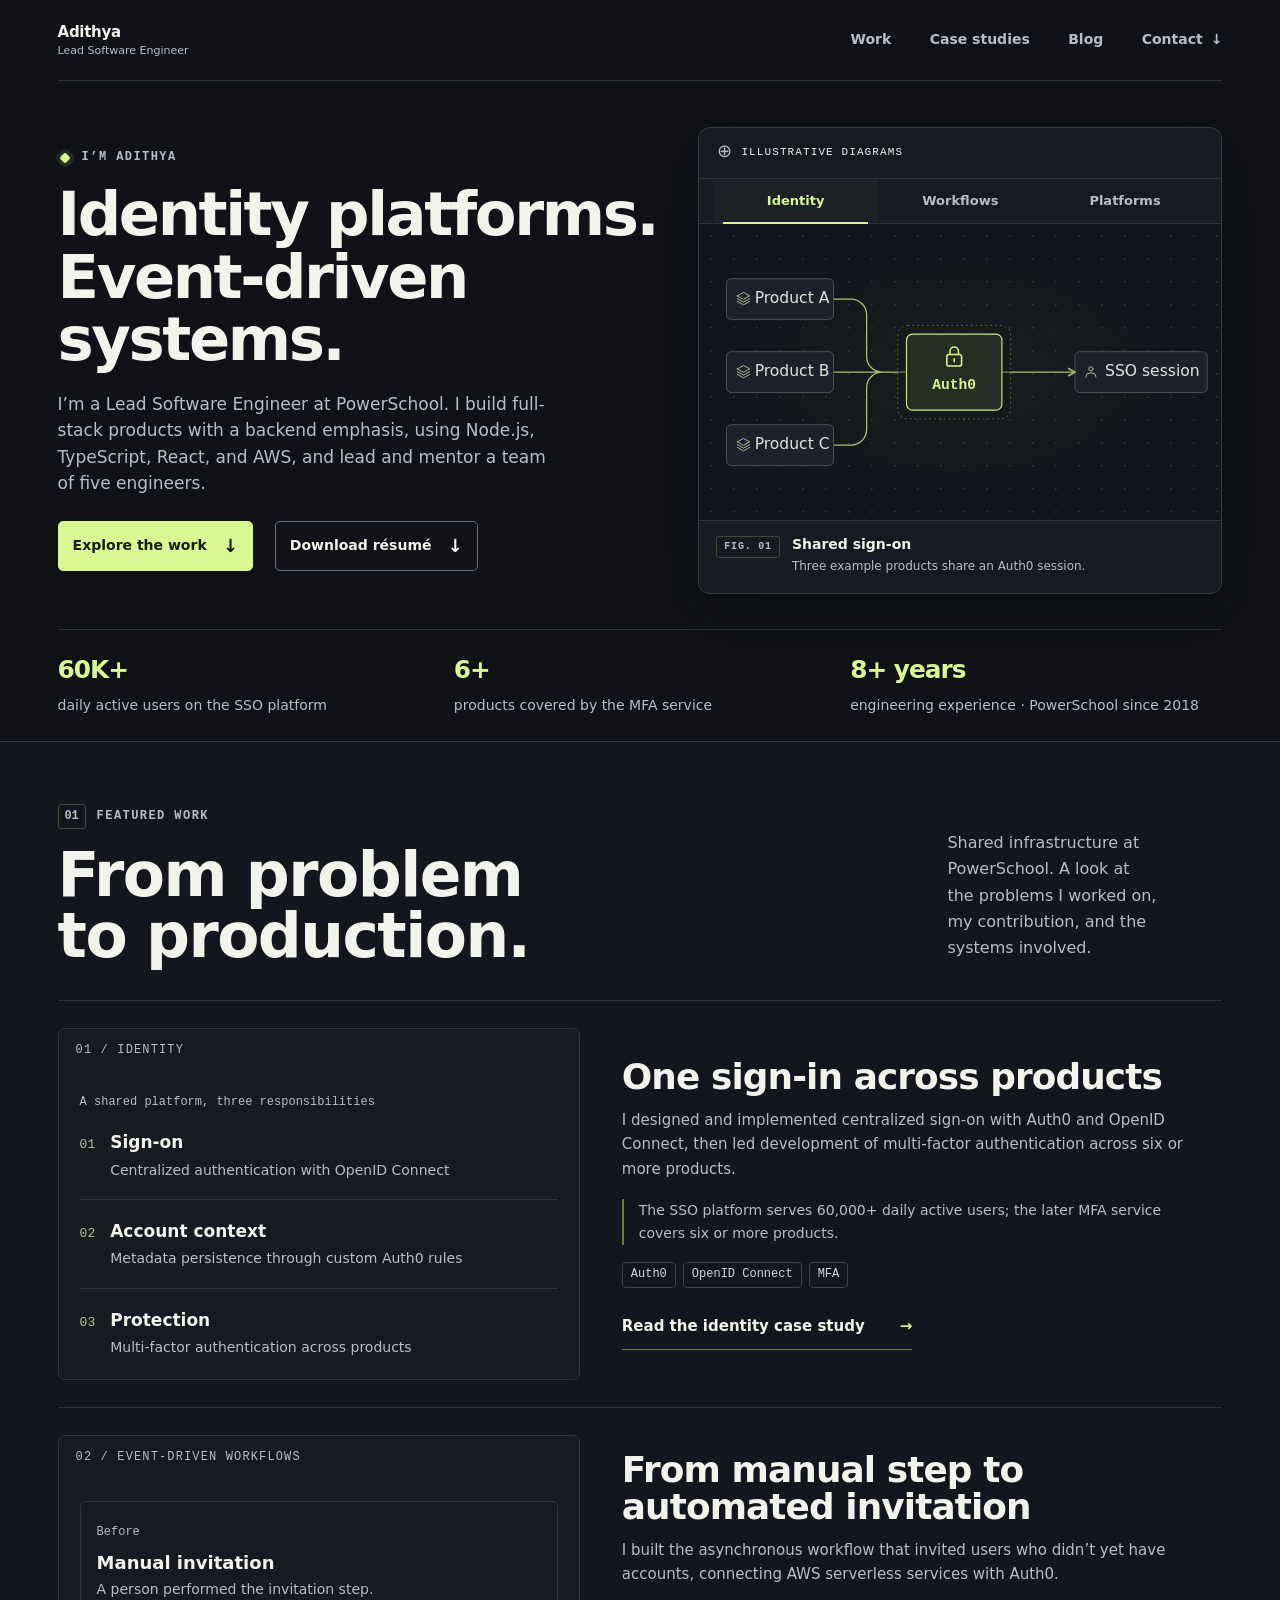
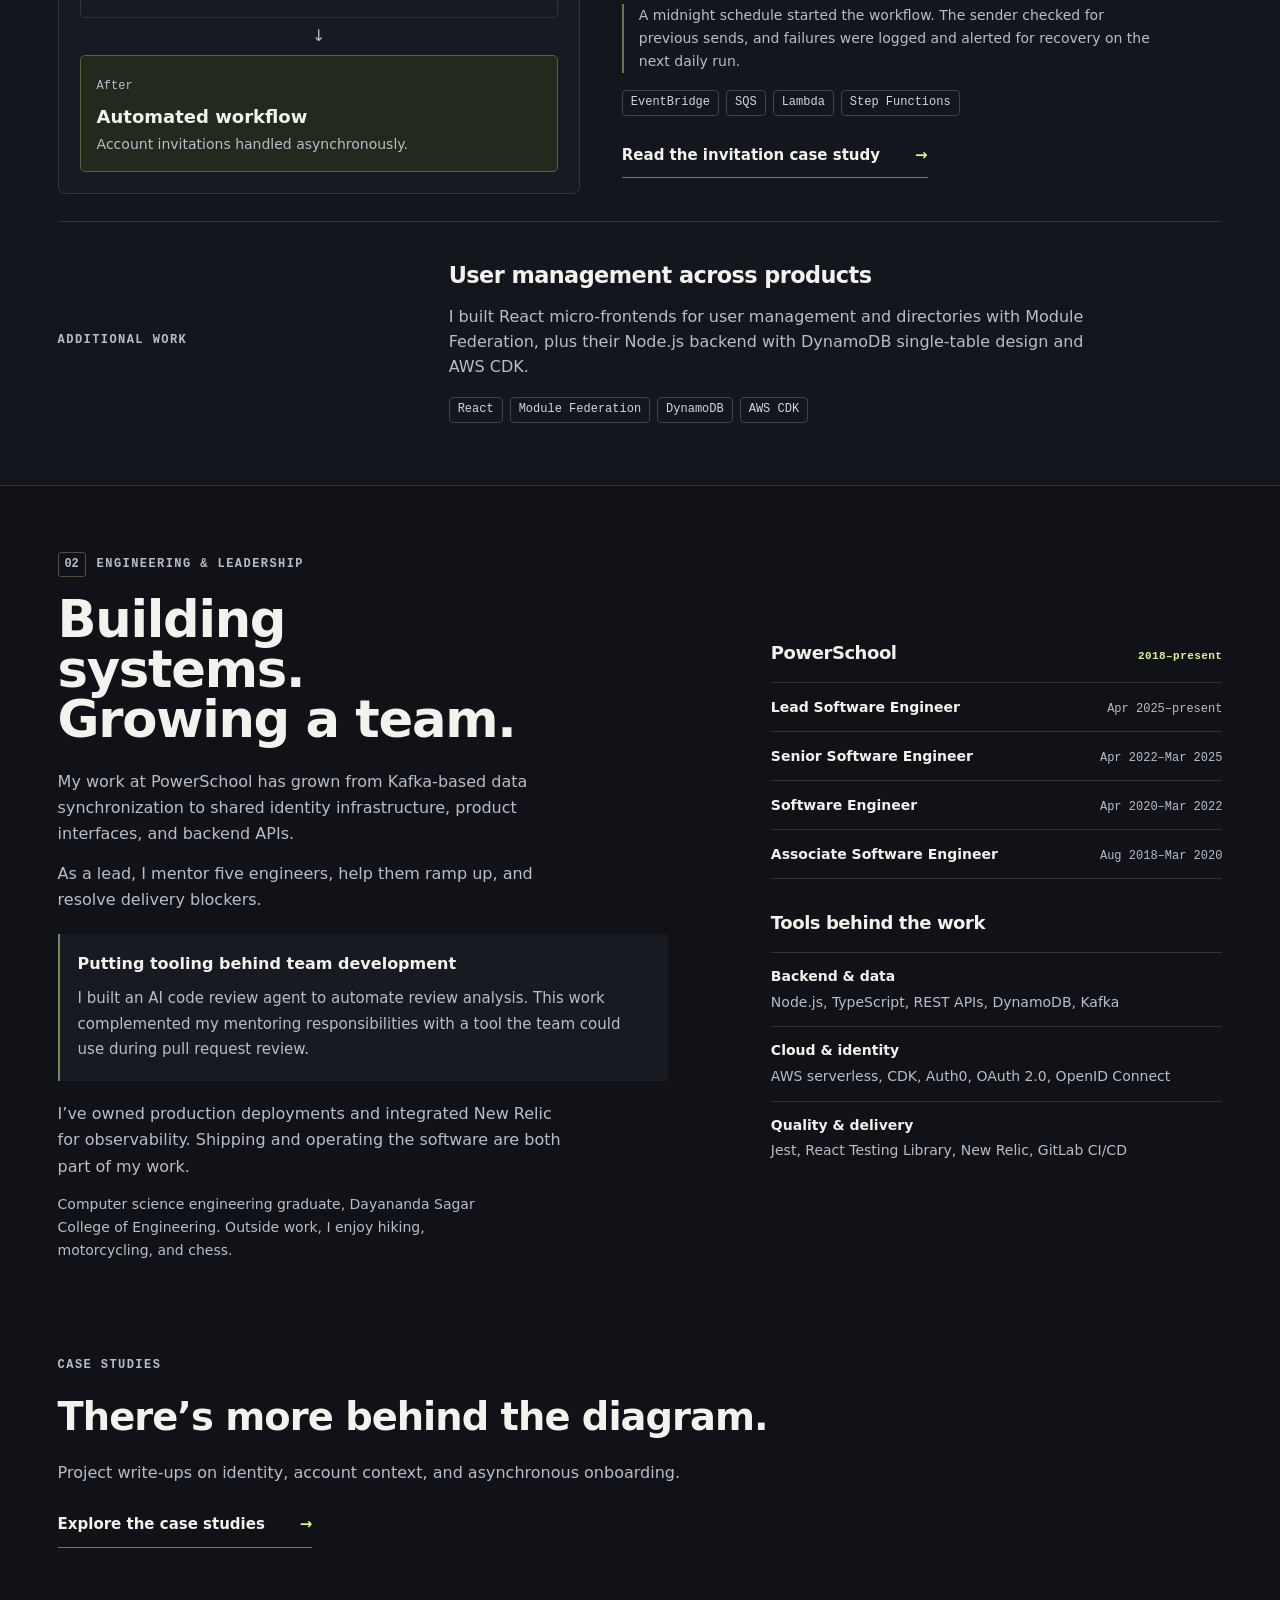
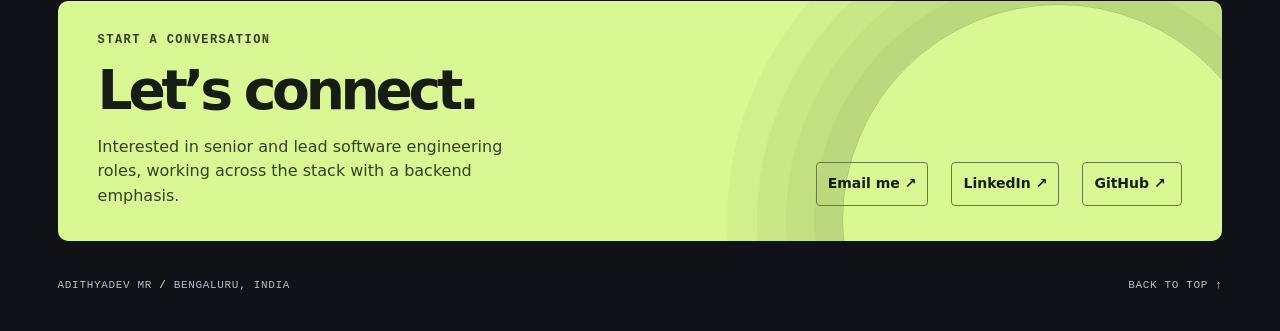
<file: index.html>
<!doctype html>
<html lang="en">
<head>
  <meta charset="utf-8">
  <meta name="viewport" content="width=device-width, initial-scale=1">
  <meta name="description" content="Adithya, Lead Software Engineer at PowerSchool. Identity platforms, event-driven workflows, and backend systems in Node.js, TypeScript, and AWS.">
  <meta name="theme-color" content="#101217">
  <title>Identity platforms. Event-driven systems. — Adithya</title>
  <link rel="icon" href="mark.svg" type="image/svg+xml">
  <link rel="stylesheet" href="styles.css">
</head>
<body id="top">
  <a class="skip-link" href="#main">Skip to content</a>
  <svg class="symbol-library" xmlns="http://www.w3.org/2000/svg" aria-hidden="true">
    <symbol id="icon-stack" viewBox="0 0 24 24">
      <path d="m3 8 9-5 9 5-9 5-9-5Zm0 4 9 5 9-5M3 16l9 5 9-5"/>
    </symbol>
    <symbol id="icon-lock" viewBox="0 0 24 24">
      <rect x="5" y="10" width="14" height="11" rx="2"/><path d="M8 10V7a4 4 0 0 1 8 0v3m-4 4v3"/>
    </symbol>
    <symbol id="icon-session" viewBox="0 0 24 24">
      <circle cx="12" cy="8" r="3"/><path d="M5 20v-1a5 5 0 0 1 5-5h4a5 5 0 0 1 5 5v1"/>
    </symbol>
    <symbol id="icon-clock" viewBox="0 0 24 24">
      <circle cx="12" cy="12" r="8"/><path d="M12 7v5l3 2"/>
    </symbol>
    <symbol id="icon-queue" viewBox="0 0 24 24">
      <rect x="4" y="7" width="4" height="10" rx="1"/><rect x="10" y="7" width="4" height="10" rx="1"/><rect x="16" y="7" width="4" height="10" rx="1"/>
    </symbol>
    <symbol id="icon-mail" viewBox="0 0 24 24">
      <rect x="3" y="5" width="18" height="14" rx="2"/><path d="m4 7 8 6 8-6"/>
    </symbol>
    <symbol id="icon-window" viewBox="0 0 24 24">
      <rect x="3" y="4" width="18" height="16" rx="2"/><path d="M3 9h18m-8 0v11"/>
    </symbol>
    <symbol id="icon-database" viewBox="0 0 24 24">
      <ellipse cx="12" cy="6" rx="8" ry="3"/><path d="M4 6v12a8 3 0 0 0 16 0V6m-16 6a8 3 0 0 0 16 0"/>
    </symbol>
    <symbol id="icon-code" viewBox="0 0 24 24">
      <path d="m8 7-5 5 5 5m8-10 5 5-5 5m-3-14-2 18"/>
    </symbol>
  </svg>
  <header class="site-header wrap">
    <a class="brand" href="index.html"><span>Adithya<small>Lead Software Engineer</small></span></a>
    <nav aria-label="Main navigation">
      <a href="index.html#work">Work</a>
      <a href="notes/index.html">Case studies</a>
      <a href="blog/index.html">Blog</a>
      <a href="index.html#contact">Contact <span aria-hidden="true">↓</span></a>
    </nav>
  </header>
  <main id="main" tabindex="-1">
    <section class="hero wrap" aria-labelledby="hero-title">
      <div class="hero-grid">
        <div class="hero-copy">
          <p class="kicker"><span class="signal" aria-hidden="true"></span>I’m Adithya</p>
          <h1 id="hero-title">Identity platforms.<br><span>Event-driven<br>systems.</span></h1>
          <p class="hero-summary">I’m a Lead Software Engineer at PowerSchool. I build full-stack products with a backend emphasis, using Node.js, TypeScript, React, and AWS, and lead and mentor a team of five engineers.</p>
          <div class="hero-actions"><a class="button" href="#work">Explore the work <span aria-hidden="true">↓</span></a><a class="button button-secondary" href="assets/adithyadev-mr-resume.pdf" download>Download résumé <span aria-hidden="true">↓</span></a></div>
        </div>
        <div class="systems" data-systems>
          <div class="systems-header">
            <span><span class="crosshair" aria-hidden="true">⊕</span> Illustrative diagrams</span>

          </div>
          <div class="systems-tabs" role="tablist" aria-label="Architecture studies" hidden>
            <button type="button" role="tab" id="tab-identity" aria-controls="study-identity" aria-selected="true">Identity</button>
            <button type="button" role="tab" id="tab-events" aria-controls="study-events" aria-selected="false" tabindex="-1">Workflows</button>
            <button type="button" role="tab" id="tab-platform" aria-controls="study-platform" aria-selected="false" tabindex="-1">Platforms</button>
          </div>

          <div class="systems-panels">
          <div id="study-identity" data-study>
            <figure class="system-study">
              <div class="system-stage">
                <svg viewBox="0 0 520 288" role="img" aria-label="Three example products connect to an Auth0 hub that creates a shared session.">
                  <g class="draft" fill="none">
                    <circle cx="254" cy="144" r="106"/>
                    <circle cx="254" cy="144" r="122"/>
                    <path d="M254 10v268M16 144h476M151 41l206 206m0-206L151 247" />
                  </g>
                  <g class="traces" fill="none">
                    <path d="M120 69h28a16 16 0 0 1 16 16v43a16 16 0 0 0 16 16h25M120 144h85M120 219h28a16 16 0 0 0 16-16v-43a16 16 0 0 1 16-16h25M303 144h75"/>
                  </g>
                  <g class="map-node">
                    <rect x="20" y="48" width="110" height="42" rx="5"/>
                    <use href="#icon-stack" x="29" y="60" width="17" height="17"/>
                    <text x="49" y="73">Product A</text>
                    <rect x="20" y="123" width="110" height="42" rx="5"/>
                    <use href="#icon-stack" x="29" y="135" width="17" height="17"/>
                    <text x="49" y="148">Product B</text>
                    <rect x="20" y="198" width="110" height="42" rx="5"/>
                    <use href="#icon-stack" x="29" y="210" width="17" height="17"/>
                    <text x="49" y="223">Product C</text>
                    <rect x="378" y="123" width="136" height="42" rx="5"/>
                    <use href="#icon-session" x="386" y="135" width="17" height="17"/>
                    <text x="409" y="148">SSO session</text>
                  </g>
                  <g class="map-core">
                    <rect class="core-outline" x="196" y="96" width="116" height="96" rx="10"/>
                    <rect class="core-fill" x="205" y="105" width="98" height="78" rx="6"/>
                    <use href="#icon-lock" x="241" y="115" width="26" height="26"/>
                    <text x="254" y="161" text-anchor="middle">Auth0</text>
                  </g>
                  <path class="direction-tip" d="m371 140 7 4-7 4" fill="none" stroke="currentColor"/>
                  <path class="map-marks" d="M17 20h14m-7-7v14M477 20h14m-7-7v14M17 268h14m-7-7v14M477 268h14m-7-7v14"/>
                  <g class="flow-packets" aria-hidden="true">
                    <circle class="flow-packet" r="4" data-phase="input" data-route="M134 69H148Q164 69 164 85V128Q164 144 180 144H201"/>
                    <circle class="flow-packet" r="4" data-phase="input" data-route="M134 144H201"/>
                    <circle class="flow-packet" r="4" data-phase="input" data-route="M134 219H148Q164 219 164 203V160Q164 144 180 144H201"/>
                    <circle class="flow-packet" r="4" data-phase="output" data-route="M307 144H374"/>
                  </g>
                </svg>
              </div>
              <figcaption><span class="figure-number">FIG. 01</span><div><strong>Shared sign-on</strong><p>Three example products share an Auth0 session.</p></div></figcaption>
            </figure>
          </div>

          <div id="study-events" data-study hidden>
            <figure class="system-study">
              <div class="system-stage">
                <svg class="workflow-map" viewBox="0 0 520 288" role="img" aria-label="Invitation workflow building blocks. EventBridge Schedules for scheduling, SQS for messages, Step Functions for orchestration, Lambda for execution, and Auth0 for invitations.">
  <g class="service-node">
    <rect x="16" y="18" width="216" height="64" rx="7"/><text class="service-role" x="32" y="40">SCHEDULING</text><text x="32" y="65">EventBridge Schedules</text>
    <rect x="248" y="18" width="216" height="64" rx="7"/><text class="service-role" x="264" y="40">MESSAGES</text><text x="264" y="65">SQS</text>
    <rect x="16" y="98" width="216" height="64" rx="7"/><text class="service-role" x="32" y="120">ORCHESTRATION</text><text x="32" y="145">Step Functions</text>
    <rect x="248" y="98" width="216" height="64" rx="7"/><text class="service-role" x="264" y="120">EXECUTION</text><text x="264" y="145">Lambda</text>
    <rect class="invitation-node" x="16" y="178" width="448" height="64" rx="7"/><text class="service-role" x="32" y="200">ACCOUNT INVITATIONS</text><text x="32" y="225">Auth0</text>
  </g>
</svg>
              </div>
              <figcaption><span class="figure-number">FIG. 02</span><div><strong>Invitation building blocks</strong><p>Triggered at midnight, with a check for previous sends.</p></div></figcaption>
            </figure>
          </div>

          <div id="study-platform" data-study hidden>
            <figure class="system-study">
              <div class="system-stage">
                <svg viewBox="0 0 520 288" role="img" aria-label="React user management and directory modules connect through a Node.js backend to DynamoDB.">
                  <g class="draft" fill="none">
                    <circle cx="254" cy="144" r="106"/>
                    <circle cx="254" cy="144" r="122"/>
                    <path d="M254 10v268M16 144h476M151 41l206 206m0-206L151 247"/>
                  </g>
                  <g class="traces" fill="none">
                    <path d="M151 91h10a16 16 0 0 1 16 16v21a16 16 0 0 0 16 16h12M151 197h10a16 16 0 0 0 16-16v-21a16 16 0 0 1 16-16h12M303 144h64"/>
                  </g>
                  <g class="map-node">
                    <rect x="20" y="70" width="131" height="42" rx="5"/>
                    <use href="#icon-window" x="29" y="82" width="17" height="17"/>
                    <text x="53" y="95">User admin</text>
                    <rect x="20" y="176" width="131" height="42" rx="5"/>
                    <use href="#icon-window" x="29" y="188" width="17" height="17"/>
                    <text x="53" y="201">Directory</text>
                    <rect x="367" y="123" width="135" height="42" rx="5"/>
                    <use href="#icon-database" x="376" y="135" width="17" height="17"/>
                    <text x="399" y="148">DynamoDB</text>
                  </g>
                  <g class="map-core">
                    <rect class="core-outline" x="196" y="96" width="116" height="96" rx="10"/>
                    <rect class="core-fill" x="205" y="105" width="98" height="78" rx="6"/>
                    <use href="#icon-code" x="241" y="115" width="26" height="26"/>
                    <text x="254" y="161" text-anchor="middle">Node.js</text>
                  </g>
                  <path class="direction-tip" d="m360 140 7 4-7 4" fill="none" stroke="currentColor"/>
                  <path class="map-marks" d="M17 20h14m-7-7v14M477 20h14m-7-7v14M17 268h14m-7-7v14M477 268h14m-7-7v14"/>
                  <g class="flow-packets" aria-hidden="true">
                    <circle class="flow-packet" r="4" data-phase="input" data-route="M155 91H161Q177 91 177 107V128Q177 144 193 144H201"/>
                    <circle class="flow-packet" r="4" data-phase="input" data-route="M155 197H161Q177 197 177 181V160Q177 144 193 144H201"/>
                    <circle class="flow-packet" r="4" data-phase="output" data-route="M307 144H363"/>
                  </g>
                </svg>
              </div>
              <figcaption><span class="figure-number">FIG. 03</span><div><strong>User management platform</strong><p>React modules use a Node.js backend and DynamoDB.</p></div></figcaption>
            </figure>
          </div>
          </div>
        </div>
      </div>
      <div class="proof-strip" aria-label="Experience at a glance">
        <p><strong>60K+</strong><span>daily active users on the SSO platform</span></p>
        <p><strong>6+</strong><span>products covered by the MFA service</span></p>
        <p><strong>8+ years</strong><span>engineering experience · PowerSchool since 2018</span></p>
      </div>
    </section>
    <section class="work" id="work" aria-labelledby="work-title">
      <div class="wrap">
        <div class="section-intro">
          <div><p class="kicker"><span class="section-number">01</span> Featured work</p><h2 id="work-title">From problem<br>to <span>production.</span></h2></div>
          <p>Shared infrastructure at PowerSchool. A look at the problems I worked on, my contribution, and the systems involved.</p>
        </div>
        <article class="project featured-project">
          <div class="project-visual"><span class="project-id">01 / Identity</span><div class="identity-responsibilities">
  <p class="diagram-overline">A shared platform, three responsibilities</p>
  <div><span class="responsibility-number">01</span><p><strong>Sign-on</strong><span>Centralized authentication with OpenID Connect</span></p></div>
  <div><span class="responsibility-number">02</span><p><strong>Account context</strong><span>Metadata persistence through custom Auth0 rules</span></p></div>
  <div><span class="responsibility-number">03</span><p><strong>Protection</strong><span>Multi-factor authentication across products</span></p></div>
</div></div>
          <div class="project-content"><h3>One sign-in across products</h3><p>I designed and implemented centralized sign-on with Auth0 and OpenID Connect, then led development of multi-factor authentication across six or more products.</p><p class="project-detail">The SSO platform serves 60,000+ daily active users; the later MFA service covers six or more products.</p><ul class="tags"><li>Auth0</li><li>OpenID Connect</li><li>MFA</li></ul><a class="read-link" href="notes/identity.html">Read the identity case study <span aria-hidden="true">→</span></a></div>
        </article>
        <article class="project featured-project">
          <div class="project-visual"><span class="project-id">02 / Event-driven workflows</span><div class="invitation-change">
  <div class="before-step"><span class="diagram-overline">Before</span><strong>Manual invitation</strong><p>A person performed the invitation step.</p></div>
  <div class="change-arrow" aria-hidden="true">↓</div>
  <div class="after-step"><span class="diagram-overline">After</span><strong>Automated workflow</strong><p>Account invitations handled asynchronously.</p></div>
</div></div>
          <div class="project-content"><h3>From manual step to automated invitation</h3><p>I built the asynchronous workflow that invited users who didn’t yet have accounts, connecting AWS serverless services with Auth0.</p><p class="project-detail">A midnight schedule started the workflow. The sender checked for previous sends, and failures were logged and alerted for recovery on the next daily run.</p><ul class="tags"><li>EventBridge</li><li>SQS</li><li>Lambda</li><li>Step Functions</li></ul><a class="read-link" href="notes/invitations.html">Read the invitation case study <span aria-hidden="true">→</span></a></div>
        </article>
        <div class="additional-work">
          <p class="kicker">Additional work</p>
          <div><h3>User management across products</h3><p>I built React micro-frontends for user management and directories with Module Federation, plus their Node.js backend with DynamoDB single-table design and AWS CDK.</p><ul class="tags"><li>React</li><li>Module Federation</li><li>DynamoDB</li><li>AWS CDK</li></ul></div>
        </div>
      </div>
    </section>
    <section class="about wrap" id="about" aria-labelledby="about-title">
      <div class="about-story">
        <p class="kicker"><span class="section-number">02</span> Engineering &amp; leadership</p>
        <h2 id="about-title">Building systems.<br><span>Growing a team.</span></h2>
        <p>My work at PowerSchool has grown from Kafka-based data synchronization to shared identity infrastructure, product interfaces, and backend APIs.</p>
        <p>As a lead, I mentor five engineers, help them ramp up, and resolve delivery blockers.</p>
        <div class="leadership-example"><h3>Putting tooling behind team development</h3><p>I built an AI code review agent to automate review analysis. This work complemented my mentoring responsibilities with a tool the team could use during pull request review.</p></div>
        <p>I’ve owned production deployments and integrated New Relic for observability. Shipping and operating the software are both part of my work.</p>
        <p class="personal-note">Computer science engineering graduate, Dayananda Sagar College of Engineering. Outside work, I enjoy hiking, motorcycling, and chess.</p>
      </div>
      <div class="about-details">
        <h3>PowerSchool <span>2018–present</span></h3>
        <ol class="timeline">
          <li><span>Lead Software Engineer</span><span>Apr 2025–present</span></li>
          <li><span>Senior Software Engineer</span><span>Apr 2022–Mar 2025</span></li>
          <li><span>Software Engineer</span><span>Apr 2020–Mar 2022</span></li>
          <li><span>Associate Software Engineer</span><span>Aug 2018–Mar 2020</span></li>
        </ol>
        <h3>Tools behind the work</h3>
        <dl class="skill-groups">
          <div><dt>Backend &amp; data</dt><dd>Node.js, TypeScript, REST APIs, DynamoDB, Kafka</dd></div>
          <div><dt>Cloud &amp; identity</dt><dd>AWS serverless, CDK, Auth0, OAuth 2.0, OpenID Connect</dd></div>
          <div><dt>Quality &amp; delivery</dt><dd>Jest, React Testing Library, New Relic, GitLab CI/CD</dd></div>
        </dl>
      </div>
    </section>
    <section class="notes-teaser wrap" aria-labelledby="notes-title">
      <p class="kicker">Case studies</p>
      <h2 id="notes-title">There’s more behind the diagram.</h2>
      <p>Project write-ups on identity, account context, and asynchronous onboarding.</p>
      <a class="read-link" href="notes/index.html">Explore the case studies <span aria-hidden="true">→</span></a>
    </section>
    <section class="contact wrap" id="contact" aria-labelledby="contact-title">
      <div class="contact-panel">
        <div><p class="kicker">Start a conversation</p><h2 id="contact-title">Let’s connect.</h2><p>Interested in senior and lead software engineering roles, working across the stack with a backend emphasis.</p></div>
        <div class="contact-links"><a href="mailto:mr.adithya.atg@gmail.com">Email me ↗</a><a href="https://www.linkedin.com/in/adithyadev-mr-808a3358/">LinkedIn ↗</a><a href="https://github.com/k0nfig">GitHub ↗</a></div>
      </div>
    </section>
  </main>
  <script src="systems.js"></script>
  <footer class="site-footer wrap">
    <span>Adithyadev MR <span class="footer-divider">/</span> Bengaluru, India</span>
    <a href="#top">Back to top <span aria-hidden="true">↑</span></a>
  </footer>
  <script src="motion.js" defer></script>
</body>
</html>
</file>
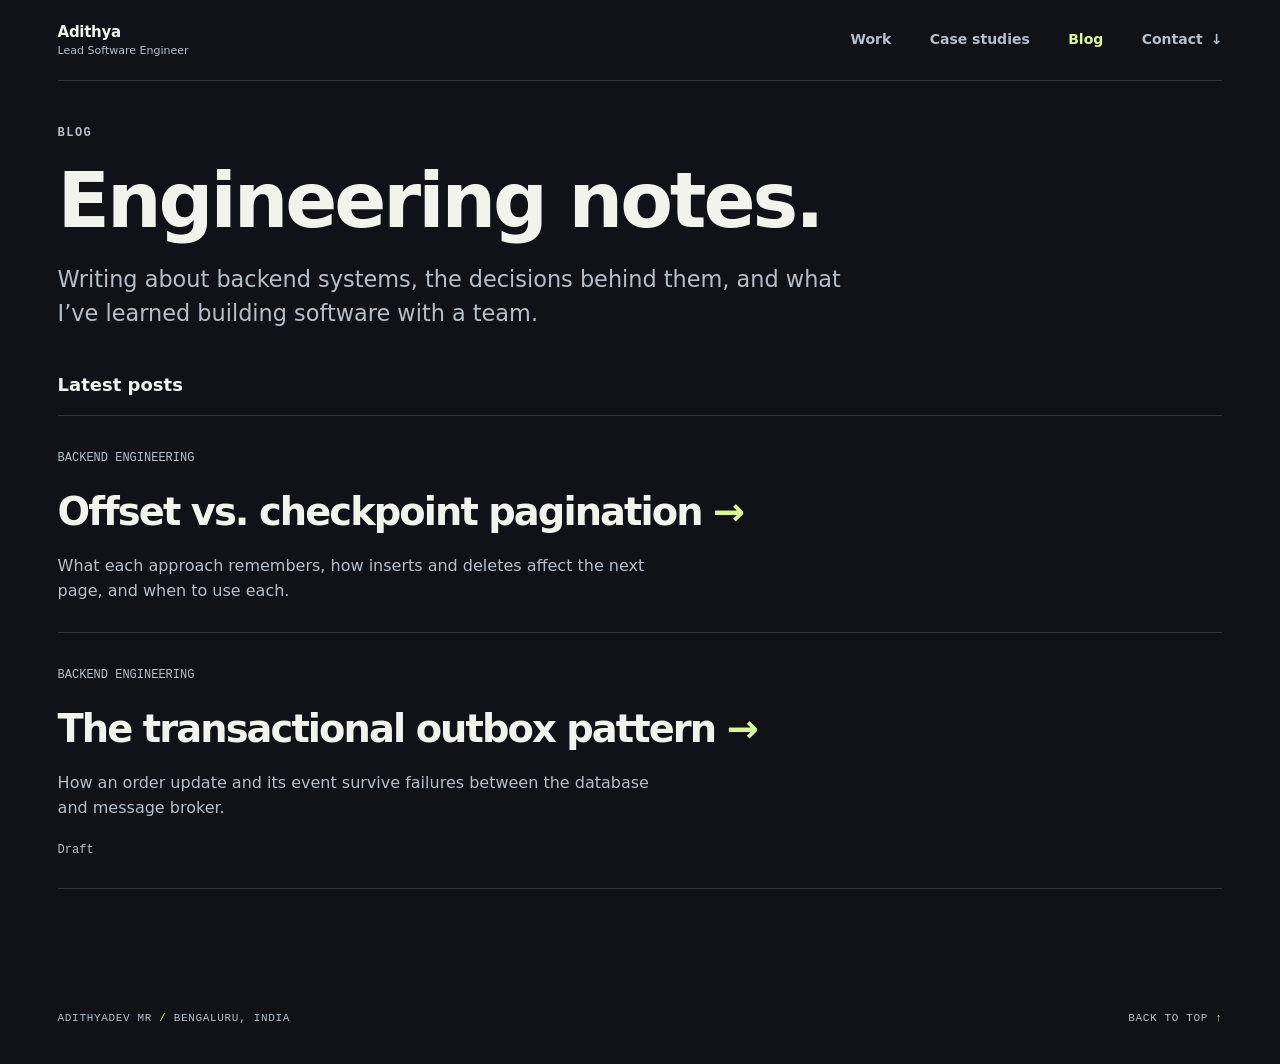
<file: blog/index.html>
<!doctype html>
<html lang="en">
<head>
  <meta charset="utf-8">
  <meta name="viewport" content="width=device-width, initial-scale=1">
  <meta name="description" content="Adithya’s blog about backend engineering, architecture decisions, and technical leadership.">
  <meta name="theme-color" content="#101217">
  <title>Blog — Adithya</title>
  <link rel="icon" href="../mark.svg" type="image/svg+xml">
  <link rel="stylesheet" href="../styles.css">
  <script src="../motion.js" defer></script>
</head>
<body id="top">
  <a class="skip-link" href="#main">Skip to content</a>
  <header class="site-header wrap">
    <a class="brand" href="../index.html"><span>Adithya<small>Lead Software Engineer</small></span></a>
    <nav aria-label="Main navigation">
      <a href="../index.html#work">Work</a>
      <a href="../notes/index.html">Case studies</a>
      <a href="index.html" aria-current="page">Blog</a>
      <a href="../index.html#contact">Contact <span aria-hidden="true">↓</span></a>
    </nav>
  </header>

  <main class="notes-index wrap" id="main" tabindex="-1">
    <p class="kicker">Blog</p>
    <h1>Engineering notes.</h1>
    <p class="article-lede">Writing about backend systems, the decisions behind them, and what I’ve learned building software with a team.</p>

    <section class="note-list" aria-labelledby="posts-title">
      <h2 id="posts-title" class="blog-section-title">Latest posts</h2>
      <a class="note-card blog-card" href="pagination.html">
        <span class="note-number">Backend engineering</span>
        <h3>Offset vs. checkpoint pagination <span aria-hidden="true">→</span></h3>
        <p>What each approach remembers, how inserts and deletes affect the next page, and when to use each.</p>
      </a>
      <a class="note-card blog-card" href="transactional-outbox.html">
        <span class="note-number">Backend engineering</span>
        <h3>The transactional outbox pattern <span aria-hidden="true">→</span></h3>
        <p>How an order update and its event survive failures between the database and message broker.</p>
        <span class="note-category">Draft</span>
      </a>
    </section>
  </main>

  <footer class="site-footer wrap">
    <span>Adithyadev MR <span class="footer-divider">/</span> Bengaluru, India</span>
    <a href="#top">Back to top <span aria-hidden="true">↑</span></a>
  </footer>
</body>
</html>
</file>
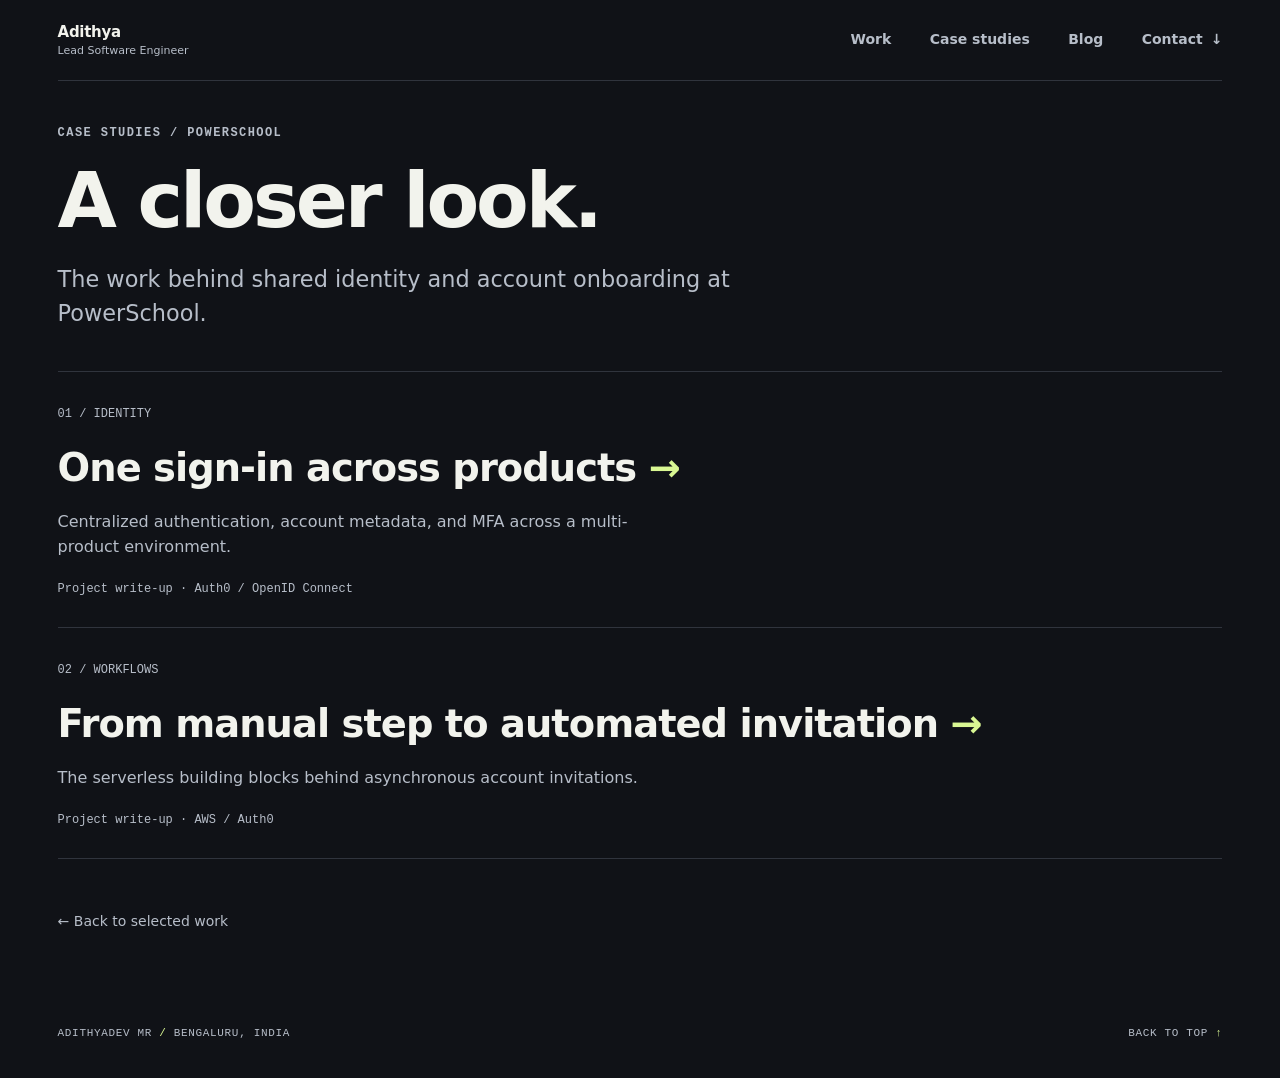
<file: notes/index.html>
<!doctype html>
<html lang="en">
<head>
  <meta charset="utf-8">
  <meta name="viewport" content="width=device-width, initial-scale=1">
  <meta name="description" content="Adithya, Lead Software Engineer at PowerSchool. Identity platforms, event-driven workflows, and backend systems in Node.js, TypeScript, and AWS.">
  <meta name="theme-color" content="#101217">
  <title>Case studies — Adithya</title>
  <link rel="icon" href="../mark.svg" type="image/svg+xml">
  <link rel="stylesheet" href="../styles.css">
</head>
<body id="top">
  <a class="skip-link" href="#main">Skip to content</a>
  <svg class="symbol-library" xmlns="http://www.w3.org/2000/svg" aria-hidden="true">
    <symbol id="icon-stack" viewBox="0 0 24 24">
      <path d="m3 8 9-5 9 5-9 5-9-5Zm0 4 9 5 9-5M3 16l9 5 9-5"/>
    </symbol>
    <symbol id="icon-lock" viewBox="0 0 24 24">
      <rect x="5" y="10" width="14" height="11" rx="2"/><path d="M8 10V7a4 4 0 0 1 8 0v3m-4 4v3"/>
    </symbol>
    <symbol id="icon-session" viewBox="0 0 24 24">
      <circle cx="12" cy="8" r="3"/><path d="M5 20v-1a5 5 0 0 1 5-5h4a5 5 0 0 1 5 5v1"/>
    </symbol>
    <symbol id="icon-clock" viewBox="0 0 24 24">
      <circle cx="12" cy="12" r="8"/><path d="M12 7v5l3 2"/>
    </symbol>
    <symbol id="icon-queue" viewBox="0 0 24 24">
      <rect x="4" y="7" width="4" height="10" rx="1"/><rect x="10" y="7" width="4" height="10" rx="1"/><rect x="16" y="7" width="4" height="10" rx="1"/>
    </symbol>
    <symbol id="icon-mail" viewBox="0 0 24 24">
      <rect x="3" y="5" width="18" height="14" rx="2"/><path d="m4 7 8 6 8-6"/>
    </symbol>
    <symbol id="icon-window" viewBox="0 0 24 24">
      <rect x="3" y="4" width="18" height="16" rx="2"/><path d="M3 9h18m-8 0v11"/>
    </symbol>
    <symbol id="icon-database" viewBox="0 0 24 24">
      <ellipse cx="12" cy="6" rx="8" ry="3"/><path d="M4 6v12a8 3 0 0 0 16 0V6m-16 6a8 3 0 0 0 16 0"/>
    </symbol>
    <symbol id="icon-code" viewBox="0 0 24 24">
      <path d="m8 7-5 5 5 5m8-10 5 5-5 5m-3-14-2 18"/>
    </symbol>
  </svg>
  <header class="site-header wrap">
    <a class="brand" href="../index.html"><span>Adithya<small>Lead Software Engineer</small></span></a>
    <nav aria-label="Main navigation">
      <a href="../index.html#work">Work</a>
      <a href="../notes/index.html">Case studies</a>
      <a href="../blog/index.html">Blog</a>
      <a href="../index.html#contact">Contact <span aria-hidden="true">↓</span></a>
    </nav>
  </header>
<main class="wrap notes-index" id="main" tabindex="-1">
  <p class="kicker">Case studies / PowerSchool</p>
  <h1>A closer look.</h1>
  <p class="article-lede">The work behind shared identity and account onboarding at PowerSchool.</p>
  <div class="note-list">
    <a class="note-card" href="identity.html"><span class="note-number">01 / Identity</span><h2>One sign-in across products <span aria-hidden="true">→</span></h2><p>Centralized authentication, account metadata, and MFA across a multi-product environment.</p><span class="note-category">Project write-up · Auth0 / OpenID Connect</span></a>
    <a class="note-card" href="invitations.html"><span class="note-number">02 / Workflows</span><h2>From manual step to automated invitation <span aria-hidden="true">→</span></h2><p>The serverless building blocks behind asynchronous account invitations.</p><span class="note-category">Project write-up · AWS / Auth0</span></a>
  </div>
  <a class="quiet-link" href="../index.html#work">← Back to selected work</a>
</main>  <footer class="site-footer wrap">
    <span>Adithyadev MR <span class="footer-divider">/</span> Bengaluru, India</span>
    <a href="#top">Back to top <span aria-hidden="true">↑</span></a>
  </footer>
  <script src="../motion.js" defer></script>
</body>
</html>
</file>
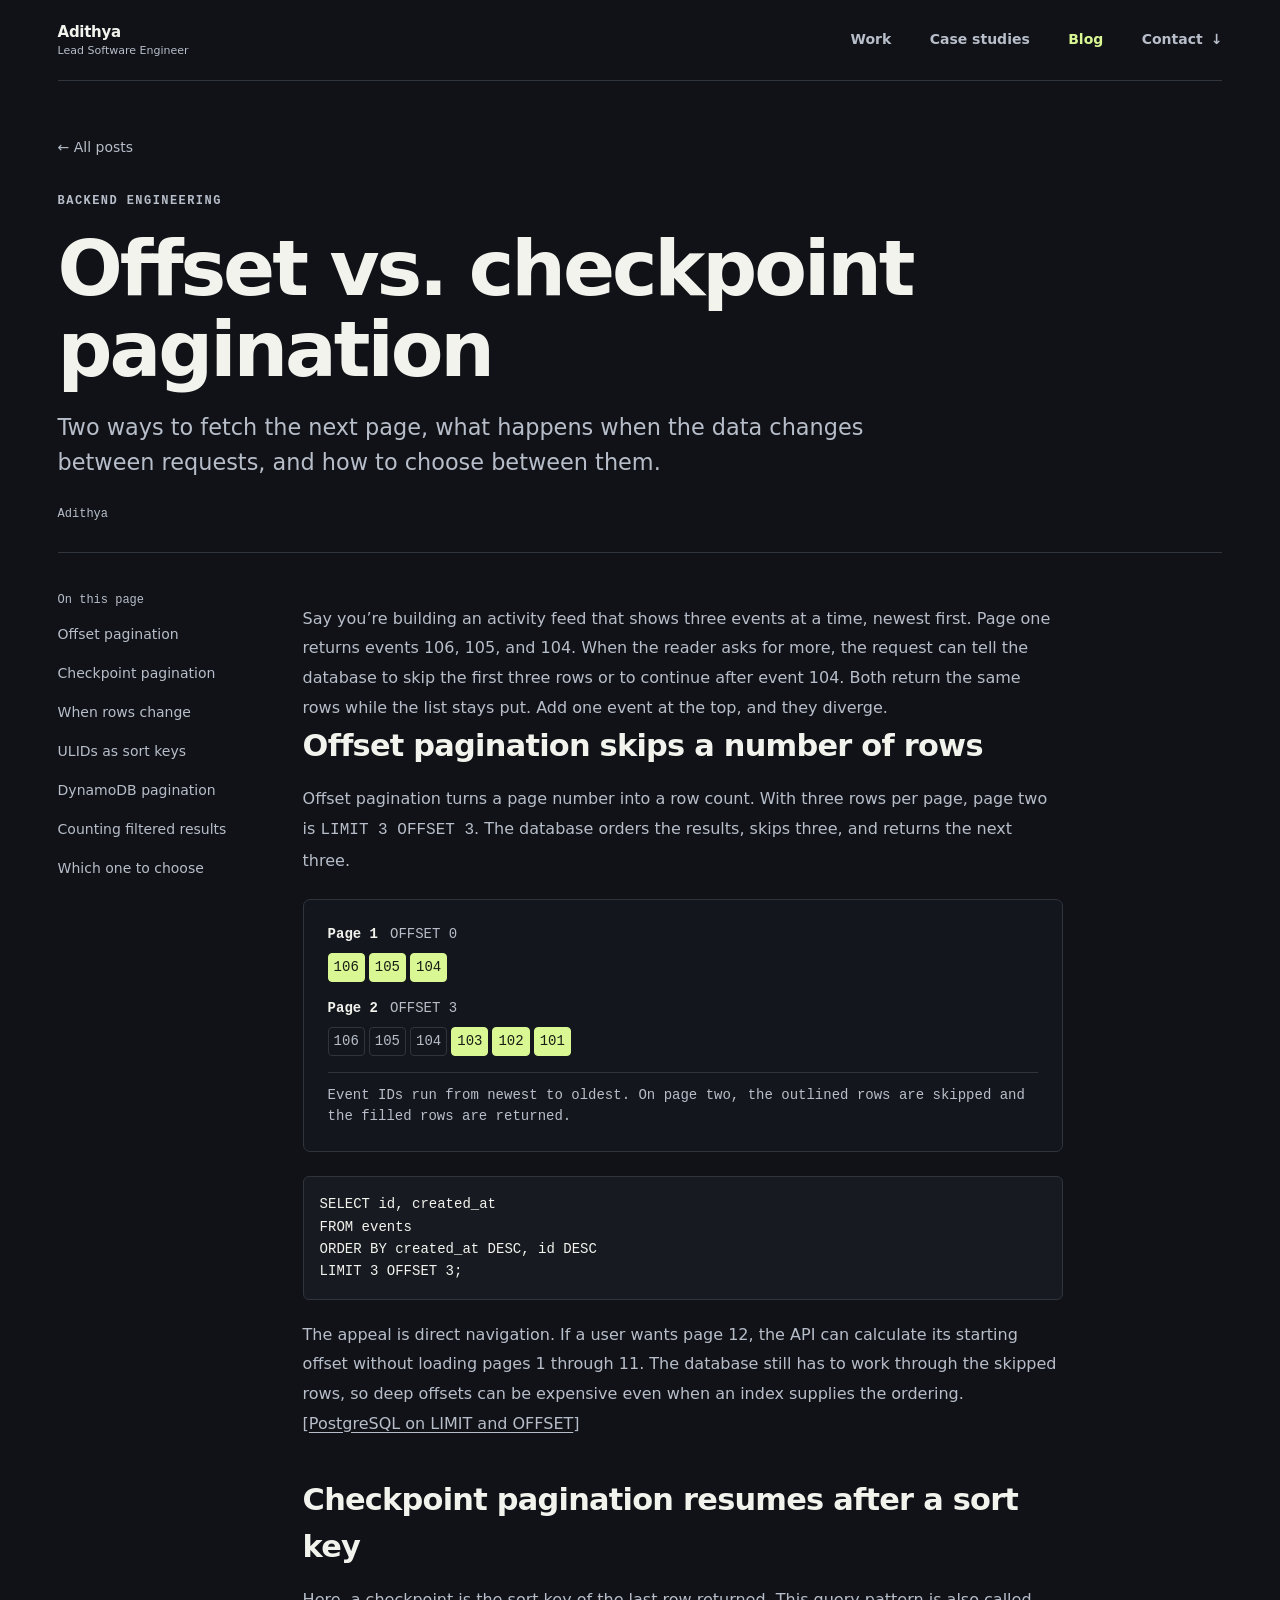
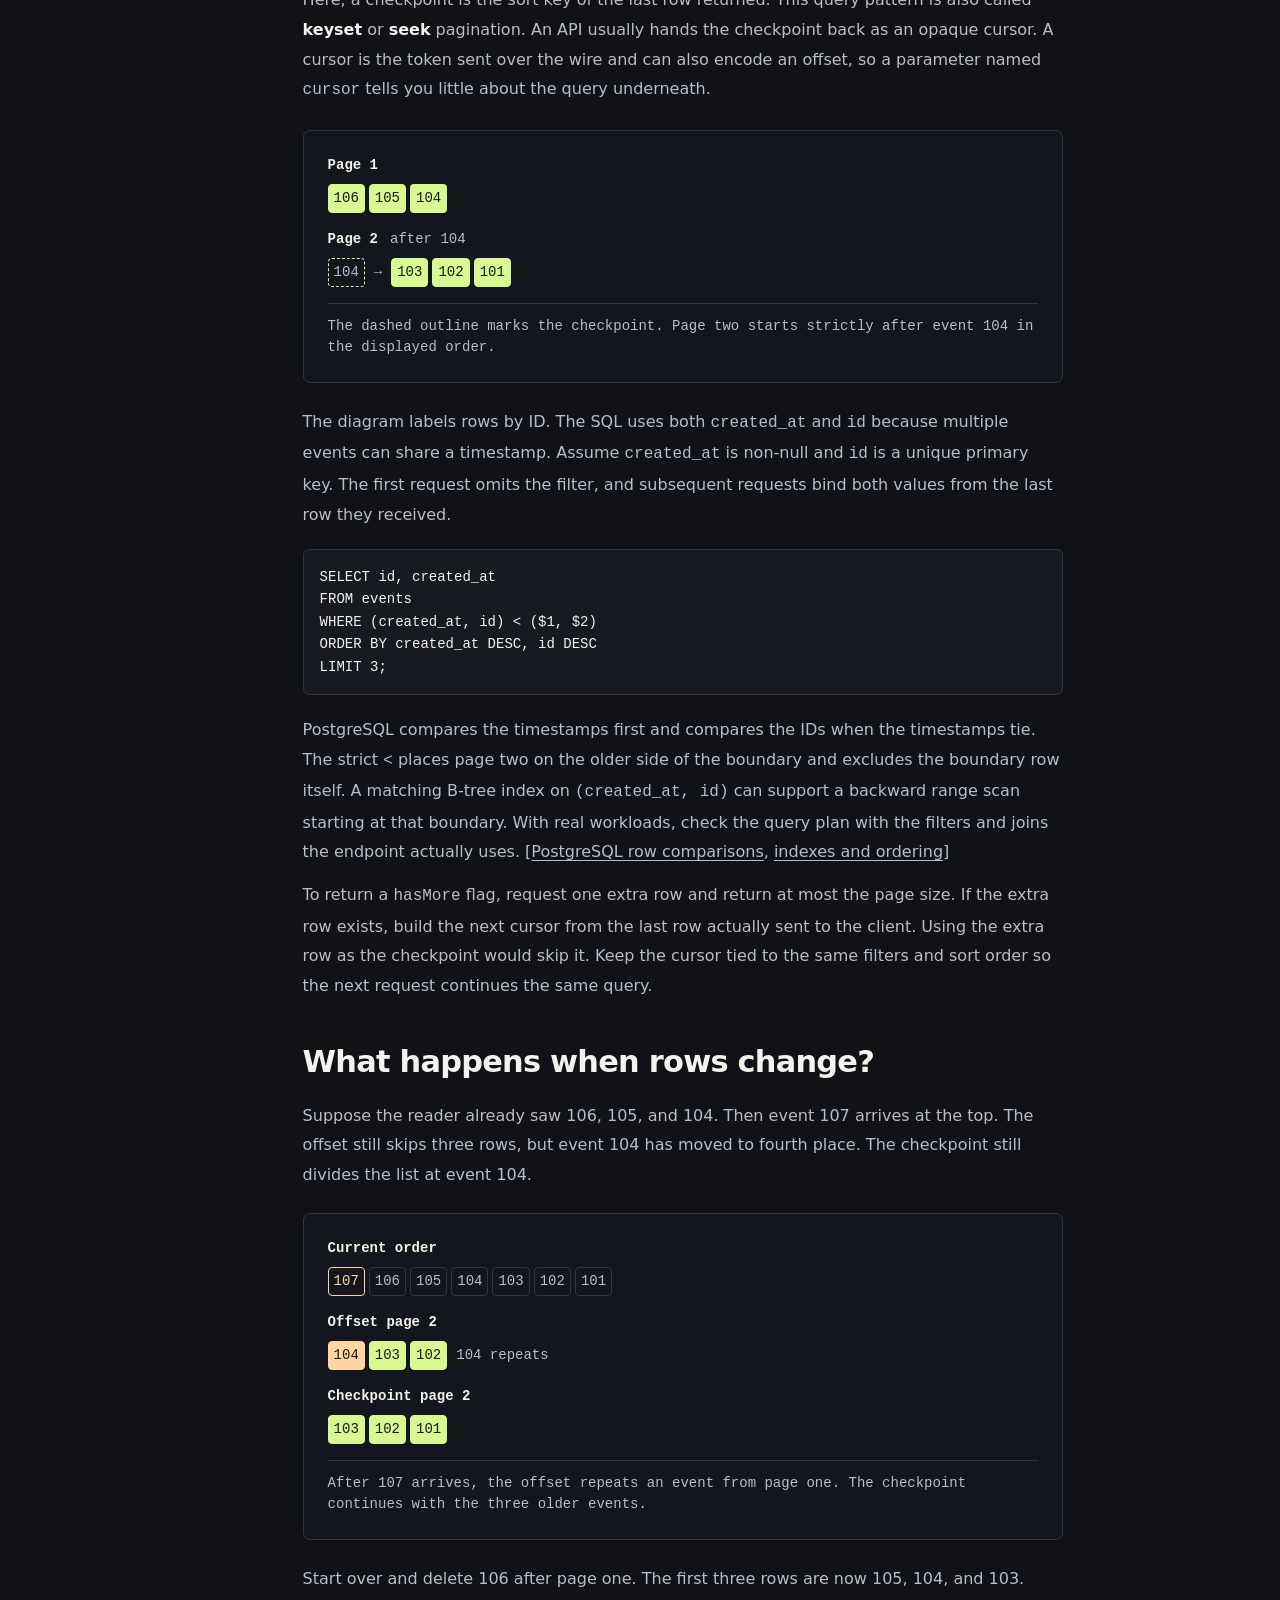
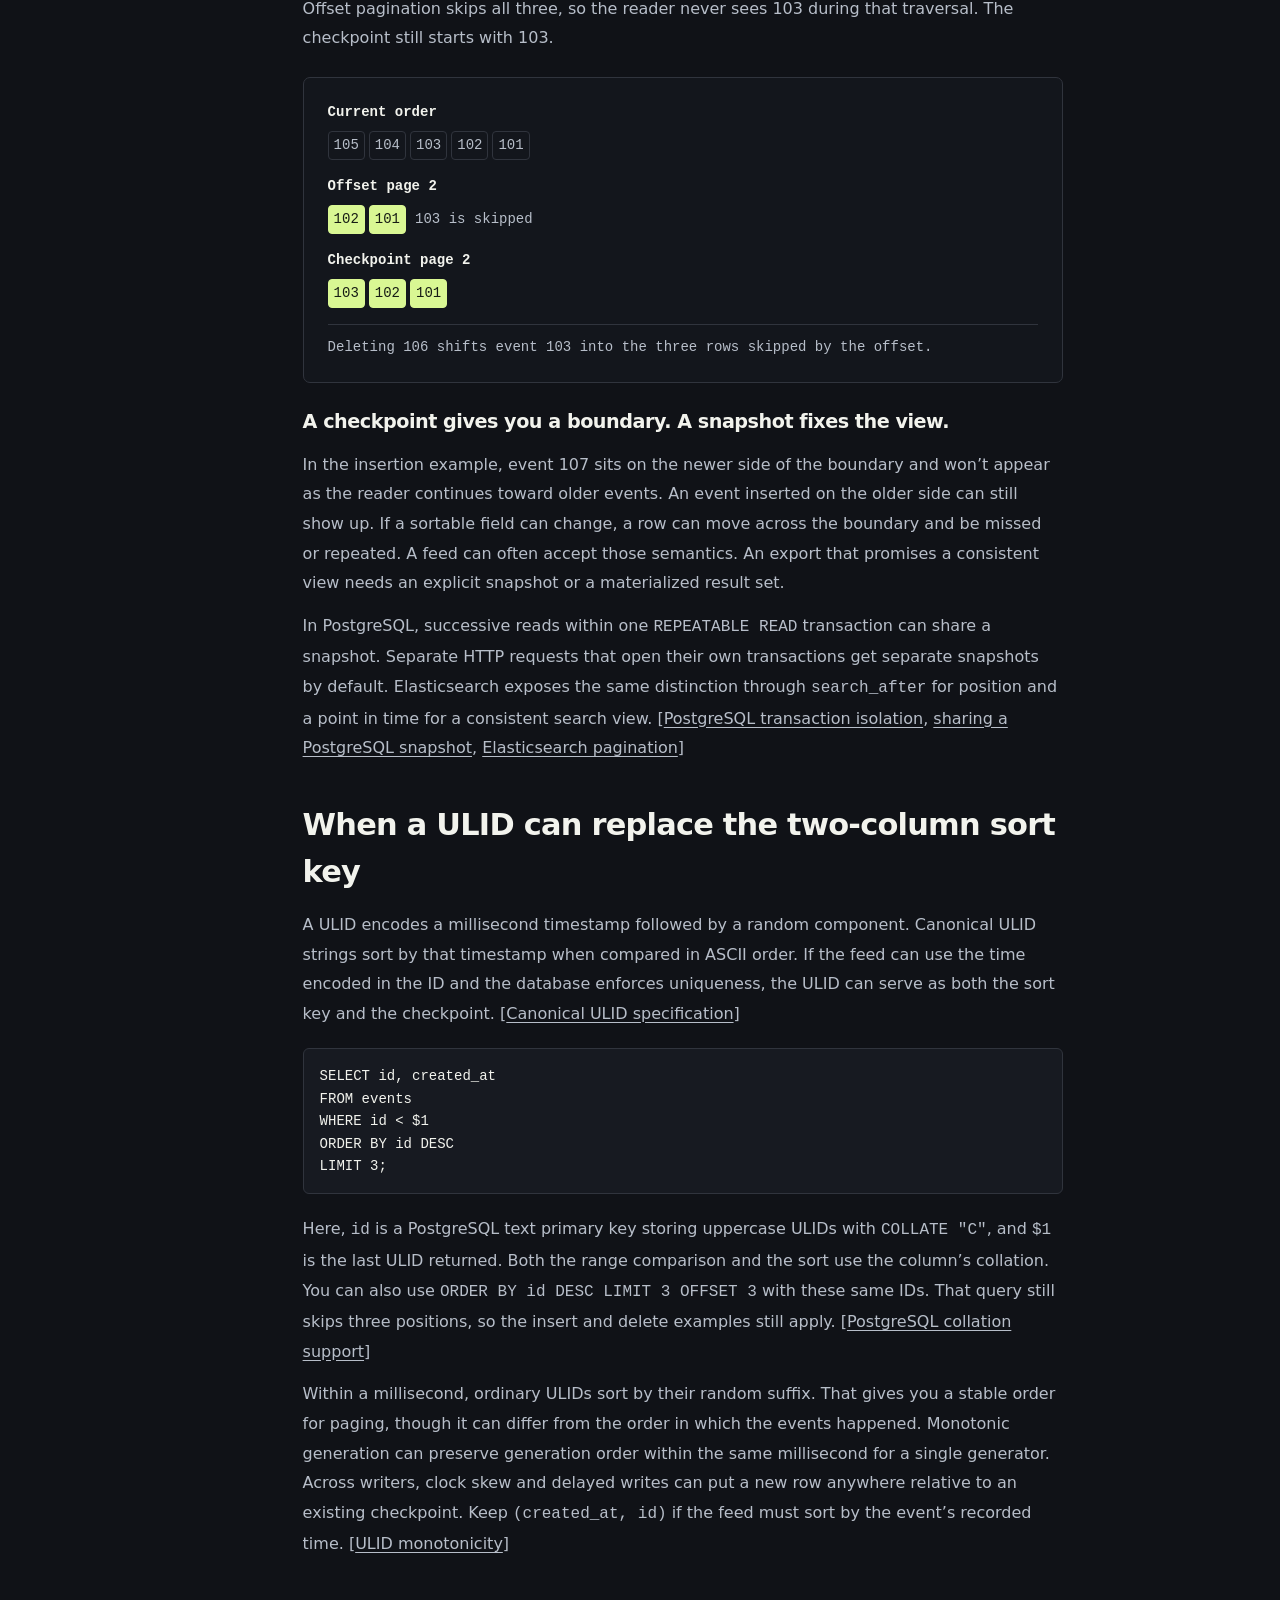
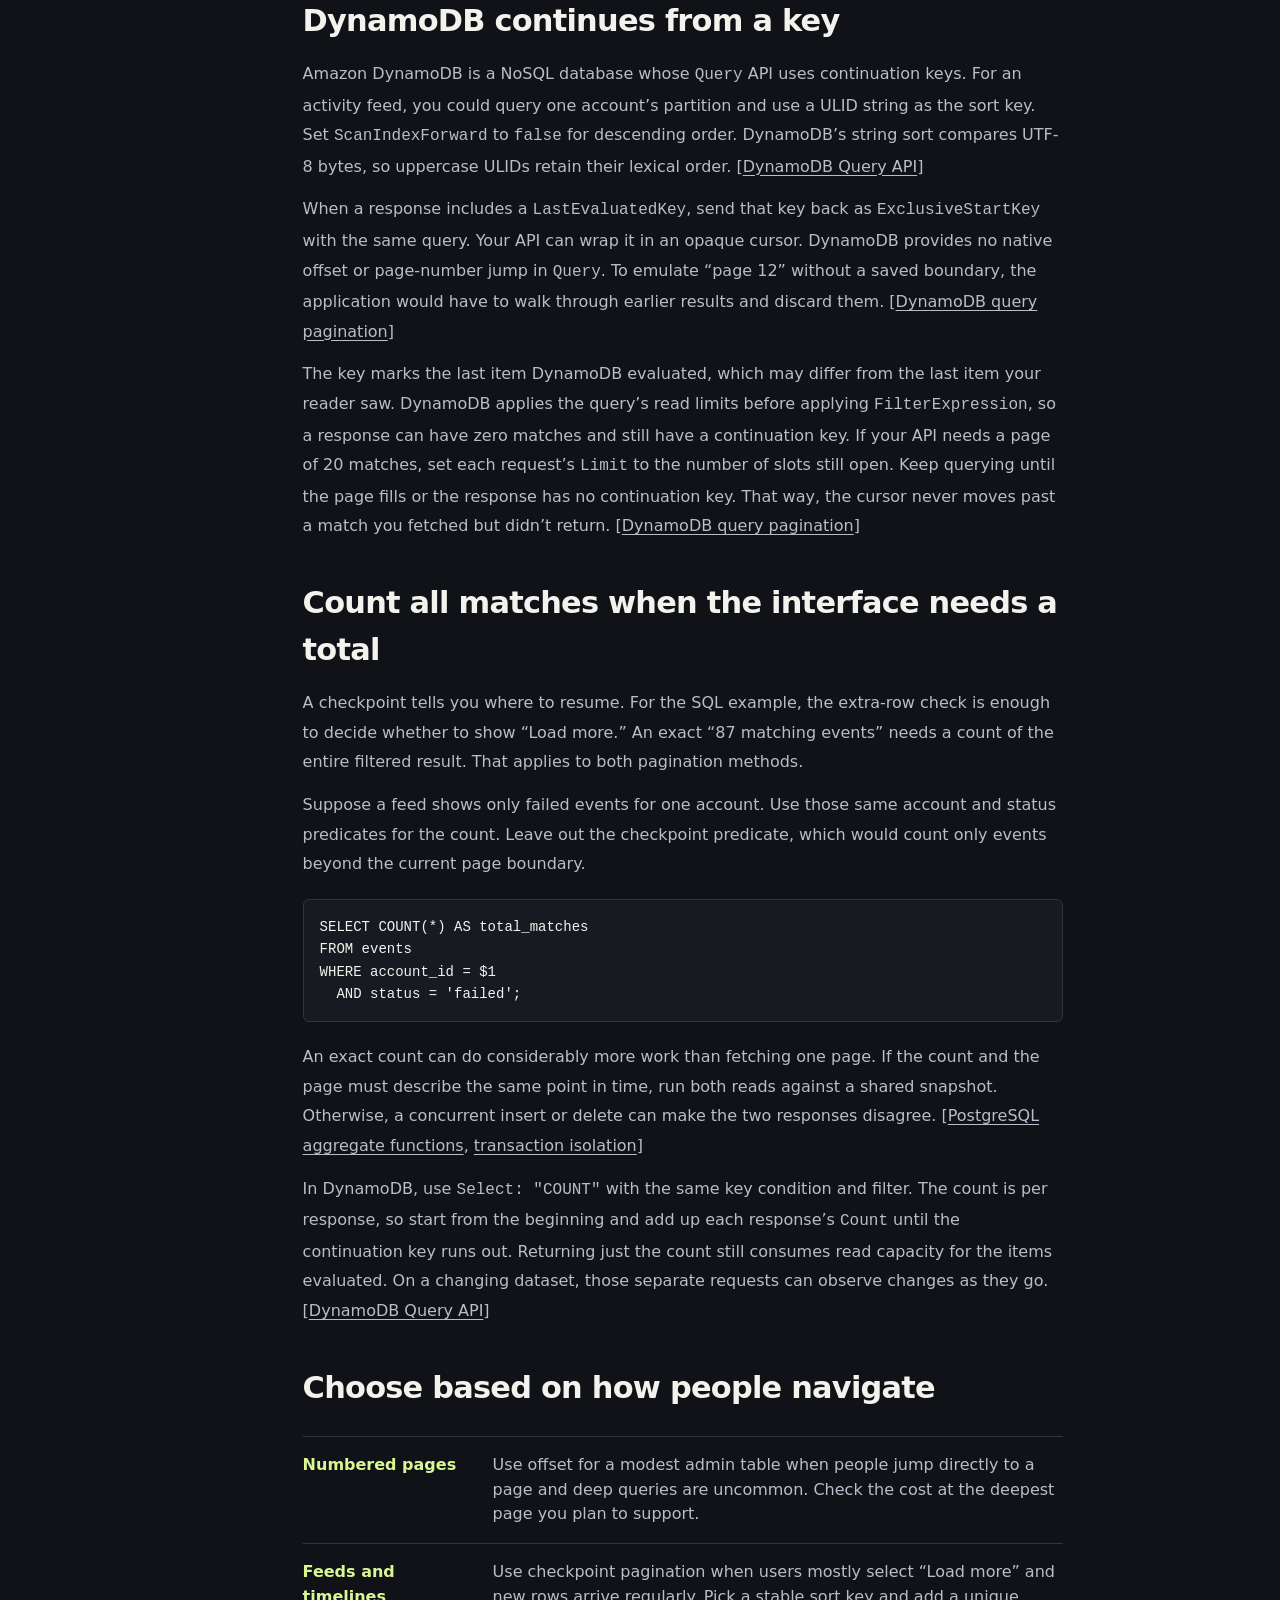
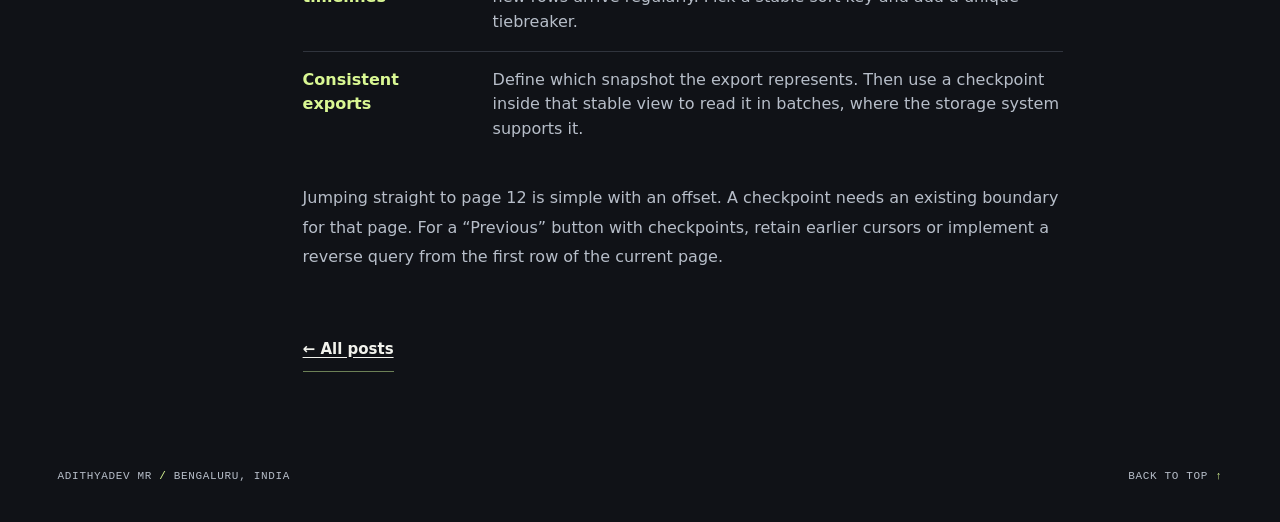
<file: blog/pagination.html>
<!doctype html>
<html lang="en">
<head>
  <meta charset="utf-8">
  <meta name="viewport" content="width=device-width, initial-scale=1">
  <meta name="description" content="Compare offset and checkpoint pagination, see where ULIDs fit, and learn how DynamoDB cursors and filtered counts work.">
  <meta name="theme-color" content="#101217">
  <title>Offset vs. checkpoint pagination — Adithya</title>
  <link rel="icon" href="../mark.svg" type="image/svg+xml">
  <link rel="stylesheet" href="../styles.css">
  <script src="../motion.js" defer></script>
</head>
<body id="top">
  <a class="skip-link" href="#main">Skip to content</a>
  <header class="site-header wrap">
    <a class="brand" href="../index.html"><span>Adithya<small>Lead Software Engineer</small></span></a>
    <nav aria-label="Main navigation">
      <a href="../index.html#work">Work</a>
      <a href="../notes/index.html">Case studies</a>
      <a href="index.html" class="blog-section-link">Blog</a>
      <a href="../index.html#contact">Contact <span aria-hidden="true">↓</span></a>
    </nav>
  </header>

  <main class="blog-post" id="main" tabindex="-1">
    <header class="article-header wrap">
      <a class="quiet-link" href="index.html">← All posts</a>
      <p class="kicker">Backend engineering</p>
      <h1>Offset vs. checkpoint pagination</h1>
      <p class="article-lede">Two ways to fetch the next page, what happens when the data changes between requests, and how to choose between them.</p>
      <div class="article-meta"><span>Adithya</span></div>
    </header>

    <div class="article-layout wrap">
      <aside class="article-contents">
        <p>On this page</p>
        <nav aria-label="Article contents">
          <a href="#offset">Offset pagination</a>
          <a href="#checkpoint">Checkpoint pagination</a>
          <a href="#changes">When rows change</a>
          <a href="#ulids">ULIDs as sort keys</a>
          <a href="#dynamodb">DynamoDB pagination</a>
          <a href="#counts">Counting filtered results</a>
          <a href="#choose">Which one to choose</a>
        </nav>
      </aside>
      <article class="article-body" aria-label="Offset vs. checkpoint pagination">
        <p>Say you’re building an activity feed that shows three events at a time, newest first. Page one returns events 106, 105, and 104. When the reader asks for more, the request can tell the database to skip the first three rows or to continue after event 104. Both return the same rows while the list stays put. Add one event at the top, and they diverge.</p>

        <section id="offset">
          <h2>Offset pagination skips a number of rows</h2>
          <p>Offset pagination turns a page number into a row count. With three rows per page, page two is <code>LIMIT 3 OFFSET 3</code>. The database orders the results, skips three, and returns the next three.</p>
          <figure class="pagination-figure">
            <div class="pagination-lane">
              <span>Page 1 <code>OFFSET 0</code></span>
              <div class="pagination-rows"><span class="page-row">106</span><span class="page-row">105</span><span class="page-row">104</span></div>
            </div>
            <div class="pagination-lane">
              <span>Page 2 <code>OFFSET 3</code></span>
              <div class="pagination-rows"><span>106</span><span>105</span><span>104</span><span class="page-row">103</span><span class="page-row">102</span><span class="page-row">101</span></div>
            </div>
            <figcaption>Event IDs run from newest to oldest. On page two, the outlined rows are skipped and the filled rows are returned.</figcaption>
          </figure>
          <pre><code>SELECT id, created_at
FROM events
ORDER BY created_at DESC, id DESC
LIMIT 3 OFFSET 3;</code></pre>
          <p>The appeal is direct navigation. If a user wants page 12, the API can calculate its starting offset without loading pages 1 through 11. The database still has to work through the skipped rows, so deep offsets can be expensive even when an index supplies the ordering. [<a href="https://www.postgresql.org/docs/current/queries-limit.html">PostgreSQL on LIMIT and OFFSET</a>]</p>
        </section>

        <section id="checkpoint">
          <h2>Checkpoint pagination resumes after a sort key</h2>
          <p>Here, a checkpoint is the sort key of the last row returned. This query pattern is also called <strong>keyset</strong> or <strong>seek</strong> pagination. An API usually hands the checkpoint back as an opaque cursor. A cursor is the token sent over the wire and can also encode an offset, so a parameter named <code>cursor</code> tells you little about the query underneath.</p>
          <figure class="pagination-figure">
            <div class="pagination-lane">
              <span>Page 1</span>
              <div class="pagination-rows"><span class="page-row">106</span><span class="page-row">105</span><span class="page-row checkpoint-row">104</span></div>
            </div>
            <div class="pagination-lane">
              <span>Page 2 <code>after 104</code></span>
              <div class="pagination-rows"><span class="checkpoint-row">104</span><span class="pagination-arrow" aria-hidden="true">→</span><span class="page-row">103</span><span class="page-row">102</span><span class="page-row">101</span></div>
            </div>
            <figcaption>The dashed outline marks the checkpoint. Page two starts strictly after event 104 in the displayed order.</figcaption>
          </figure>
          <p>The diagram labels rows by ID. The SQL uses both <code>created_at</code> and <code>id</code> because multiple events can share a timestamp. Assume <code>created_at</code> is non-null and <code>id</code> is a unique primary key. The first request omits the filter, and subsequent requests bind both values from the last row they received.</p>
          <pre><code>SELECT id, created_at
FROM events
WHERE (created_at, id) &lt; ($1, $2)
ORDER BY created_at DESC, id DESC
LIMIT 3;</code></pre>
          <p>PostgreSQL compares the timestamps first and compares the IDs when the timestamps tie. The strict <code>&lt;</code> places page two on the older side of the boundary and excludes the boundary row itself. A matching B-tree index on <code>(created_at, id)</code> can support a backward range scan starting at that boundary. With real workloads, check the query plan with the filters and joins the endpoint actually uses. [<a href="https://www.postgresql.org/docs/current/functions-comparisons.html#ROW-WISE-COMPARISON">PostgreSQL row comparisons</a>, <a href="https://www.postgresql.org/docs/current/indexes-ordering.html">indexes and ordering</a>]</p>
          <p>To return a <code>hasMore</code> flag, request one extra row and return at most the page size. If the extra row exists, build the next cursor from the last row actually sent to the client. Using the extra row as the checkpoint would skip it. Keep the cursor tied to the same filters and sort order so the next request continues the same query.</p>
        </section>

        <section id="changes">
          <h2>What happens when rows change?</h2>
          <p>Suppose the reader already saw 106, 105, and 104. Then event 107 arrives at the top. The offset still skips three rows, but event 104 has moved to fourth place. The checkpoint still divides the list at event 104.</p>
          <figure class="pagination-figure">
            <div class="pagination-lane">
              <span>Current order</span>
              <div class="pagination-rows"><span class="new-row">107</span><span>106</span><span>105</span><span>104</span><span>103</span><span>102</span><span>101</span></div>
            </div>
            <div class="pagination-lane">
              <span>Offset page 2</span>
              <div class="pagination-rows"><span class="page-row repeated-row">104</span><span class="page-row">103</span><span class="page-row">102</span><span class="pagination-annotation">104 repeats</span></div>
            </div>
            <div class="pagination-lane">
              <span>Checkpoint page 2</span>
              <div class="pagination-rows"><span class="page-row">103</span><span class="page-row">102</span><span class="page-row">101</span></div>
            </div>
            <figcaption>After 107 arrives, the offset repeats an event from page one. The checkpoint continues with the three older events.</figcaption>
          </figure>
          <p>Start over and delete 106 after page one. The first three rows are now 105, 104, and 103. Offset pagination skips all three, so the reader never sees 103 during that traversal. The checkpoint still starts with 103.</p>
          <figure class="pagination-figure">
            <div class="pagination-lane">
              <span>Current order</span>
              <div class="pagination-rows"><span>105</span><span>104</span><span>103</span><span>102</span><span>101</span></div>
            </div>
            <div class="pagination-lane">
              <span>Offset page 2</span>
              <div class="pagination-rows"><span class="page-row">102</span><span class="page-row">101</span><span class="pagination-annotation">103 is skipped</span></div>
            </div>
            <div class="pagination-lane">
              <span>Checkpoint page 2</span>
              <div class="pagination-rows"><span class="page-row">103</span><span class="page-row">102</span><span class="page-row">101</span></div>
            </div>
            <figcaption>Deleting 106 shifts event 103 into the three rows skipped by the offset.</figcaption>
          </figure>
          <h3>A checkpoint gives you a boundary. A snapshot fixes the view.</h3>
          <p>In the insertion example, event 107 sits on the newer side of the boundary and won’t appear as the reader continues toward older events. An event inserted on the older side can still show up. If a sortable field can change, a row can move across the boundary and be missed or repeated. A feed can often accept those semantics. An export that promises a consistent view needs an explicit snapshot or a materialized result set.</p>
          <p>In PostgreSQL, successive reads within one <code>REPEATABLE READ</code> transaction can share a snapshot. Separate HTTP requests that open their own transactions get separate snapshots by default. Elasticsearch exposes the same distinction through <code>search_after</code> for position and a point in time for a consistent search view. [<a href="https://www.postgresql.org/docs/current/transaction-iso.html">PostgreSQL transaction isolation</a>, <a href="https://www.postgresql.org/docs/current/sql-set-transaction.html">sharing a PostgreSQL snapshot</a>, <a href="https://www.elastic.co/docs/reference/elasticsearch/rest-apis/paginate-search-results">Elasticsearch pagination</a>]</p>
        </section>

        <section id="ulids">
          <h2>When a ULID can replace the two-column sort key</h2>
          <p>A ULID encodes a millisecond timestamp followed by a random component. Canonical ULID strings sort by that timestamp when compared in ASCII order. If the feed can use the time encoded in the ID and the database enforces uniqueness, the ULID can serve as both the sort key and the checkpoint. [<a href="https://github.com/ulid/spec#specification">Canonical ULID specification</a>]</p>
          <pre><code>SELECT id, created_at
FROM events
WHERE id &lt; $1
ORDER BY id DESC
LIMIT 3;</code></pre>
          <p>Here, <code>id</code> is a PostgreSQL text primary key storing uppercase ULIDs with <code>COLLATE "C"</code>, and <code>$1</code> is the last ULID returned. Both the range comparison and the sort use the column’s collation. You can also use <code>ORDER BY id DESC LIMIT 3 OFFSET 3</code> with these same IDs. That query still skips three positions, so the insert and delete examples still apply. [<a href="https://www.postgresql.org/docs/current/collation.html">PostgreSQL collation support</a>]</p>
          <p>Within a millisecond, ordinary ULIDs sort by their random suffix. That gives you a stable order for paging, though it can differ from the order in which the events happened. Monotonic generation can preserve generation order within the same millisecond for a single generator. Across writers, clock skew and delayed writes can put a new row anywhere relative to an existing checkpoint. Keep <code>(created_at, id)</code> if the feed must sort by the event’s recorded time. [<a href="https://github.com/ulid/spec#monotonicity">ULID monotonicity</a>]</p>
        </section>

        <section id="dynamodb">
          <h2>DynamoDB continues from a key</h2>
          <p>Amazon DynamoDB is a NoSQL database whose <code>Query</code> API uses continuation keys. For an activity feed, you could query one account’s partition and use a ULID string as the sort key. Set <code>ScanIndexForward</code> to <code>false</code> for descending order. DynamoDB’s string sort compares UTF-8 bytes, so uppercase ULIDs retain their lexical order. [<a href="https://docs.aws.amazon.com/amazondynamodb/latest/APIReference/API_Query.html">DynamoDB Query API</a>]</p>
          <p>When a response includes a <code>LastEvaluatedKey</code>, send that key back as <code>ExclusiveStartKey</code> with the same query. Your API can wrap it in an opaque cursor. DynamoDB provides no native offset or page-number jump in <code>Query</code>. To emulate “page 12” without a saved boundary, the application would have to walk through earlier results and discard them. [<a href="https://docs.aws.amazon.com/amazondynamodb/latest/developerguide/Query.Pagination.html">DynamoDB query pagination</a>]</p>
          <p>The key marks the last item DynamoDB evaluated, which may differ from the last item your reader saw. DynamoDB applies the query’s read limits before applying <code>FilterExpression</code>, so a response can have zero matches and still have a continuation key. If your API needs a page of 20 matches, set each request’s <code>Limit</code> to the number of slots still open. Keep querying until the page fills or the response has no continuation key. That way, the cursor never moves past a match you fetched but didn’t return. [<a href="https://docs.aws.amazon.com/amazondynamodb/latest/developerguide/Query.Pagination.html">DynamoDB query pagination</a>]</p>
        </section>

        <section id="counts">
          <h2>Count all matches when the interface needs a total</h2>
          <p>A checkpoint tells you where to resume. For the SQL example, the extra-row check is enough to decide whether to show “Load more.” An exact “87 matching events” needs a count of the entire filtered result. That applies to both pagination methods.</p>
          <p>Suppose a feed shows only failed events for one account. Use those same account and status predicates for the count. Leave out the checkpoint predicate, which would count only events beyond the current page boundary.</p>
          <pre><code>SELECT COUNT(*) AS total_matches
FROM events
WHERE account_id = $1
  AND status = 'failed';</code></pre>
          <p>An exact count can do considerably more work than fetching one page. If the count and the page must describe the same point in time, run both reads against a shared snapshot. Otherwise, a concurrent insert or delete can make the two responses disagree. [<a href="https://www.postgresql.org/docs/current/functions-aggregate.html">PostgreSQL aggregate functions</a>, <a href="https://www.postgresql.org/docs/current/transaction-iso.html">transaction isolation</a>]</p>
          <p>In DynamoDB, use <code>Select: "COUNT"</code> with the same key condition and filter. The count is per response, so start from the beginning and add up each response’s <code>Count</code> until the continuation key runs out. Returning just the count still consumes read capacity for the items evaluated. On a changing dataset, those separate requests can observe changes as they go. [<a href="https://docs.aws.amazon.com/amazondynamodb/latest/APIReference/API_Query.html">DynamoDB Query API</a>]</p>
        </section>

        <section id="choose">
          <h2>Choose based on how people navigate</h2>
          <dl class="technology-roles">
            <div><dt>Numbered pages</dt><dd>Use offset for a modest admin table when people jump directly to a page and deep queries are uncommon. Check the cost at the deepest page you plan to support.</dd></div>
            <div><dt>Feeds and timelines</dt><dd>Use checkpoint pagination when users mostly select “Load more” and new rows arrive regularly. Pick a stable sort key and add a unique tiebreaker.</dd></div>
            <div><dt>Consistent exports</dt><dd>Define which snapshot the export represents. Then use a checkpoint inside that stable view to read it in batches, where the storage system supports it.</dd></div>
          </dl>
          <p>Jumping straight to page 12 is simple with an offset. A checkpoint needs an existing boundary for that page. For a “Previous” button with checkpoints, retain earlier cursors or implement a reverse query from the first row of the current page.</p>
        </section>
        <a class="read-link" href="index.html">← All posts</a>
      </article>
    </div>
  </main>

  <footer class="site-footer wrap">
    <span>Adithyadev MR <span class="footer-divider">/</span> Bengaluru, India</span>
    <a href="#top">Back to top <span aria-hidden="true">↑</span></a>
  </footer>
</body>
</html>
</file>
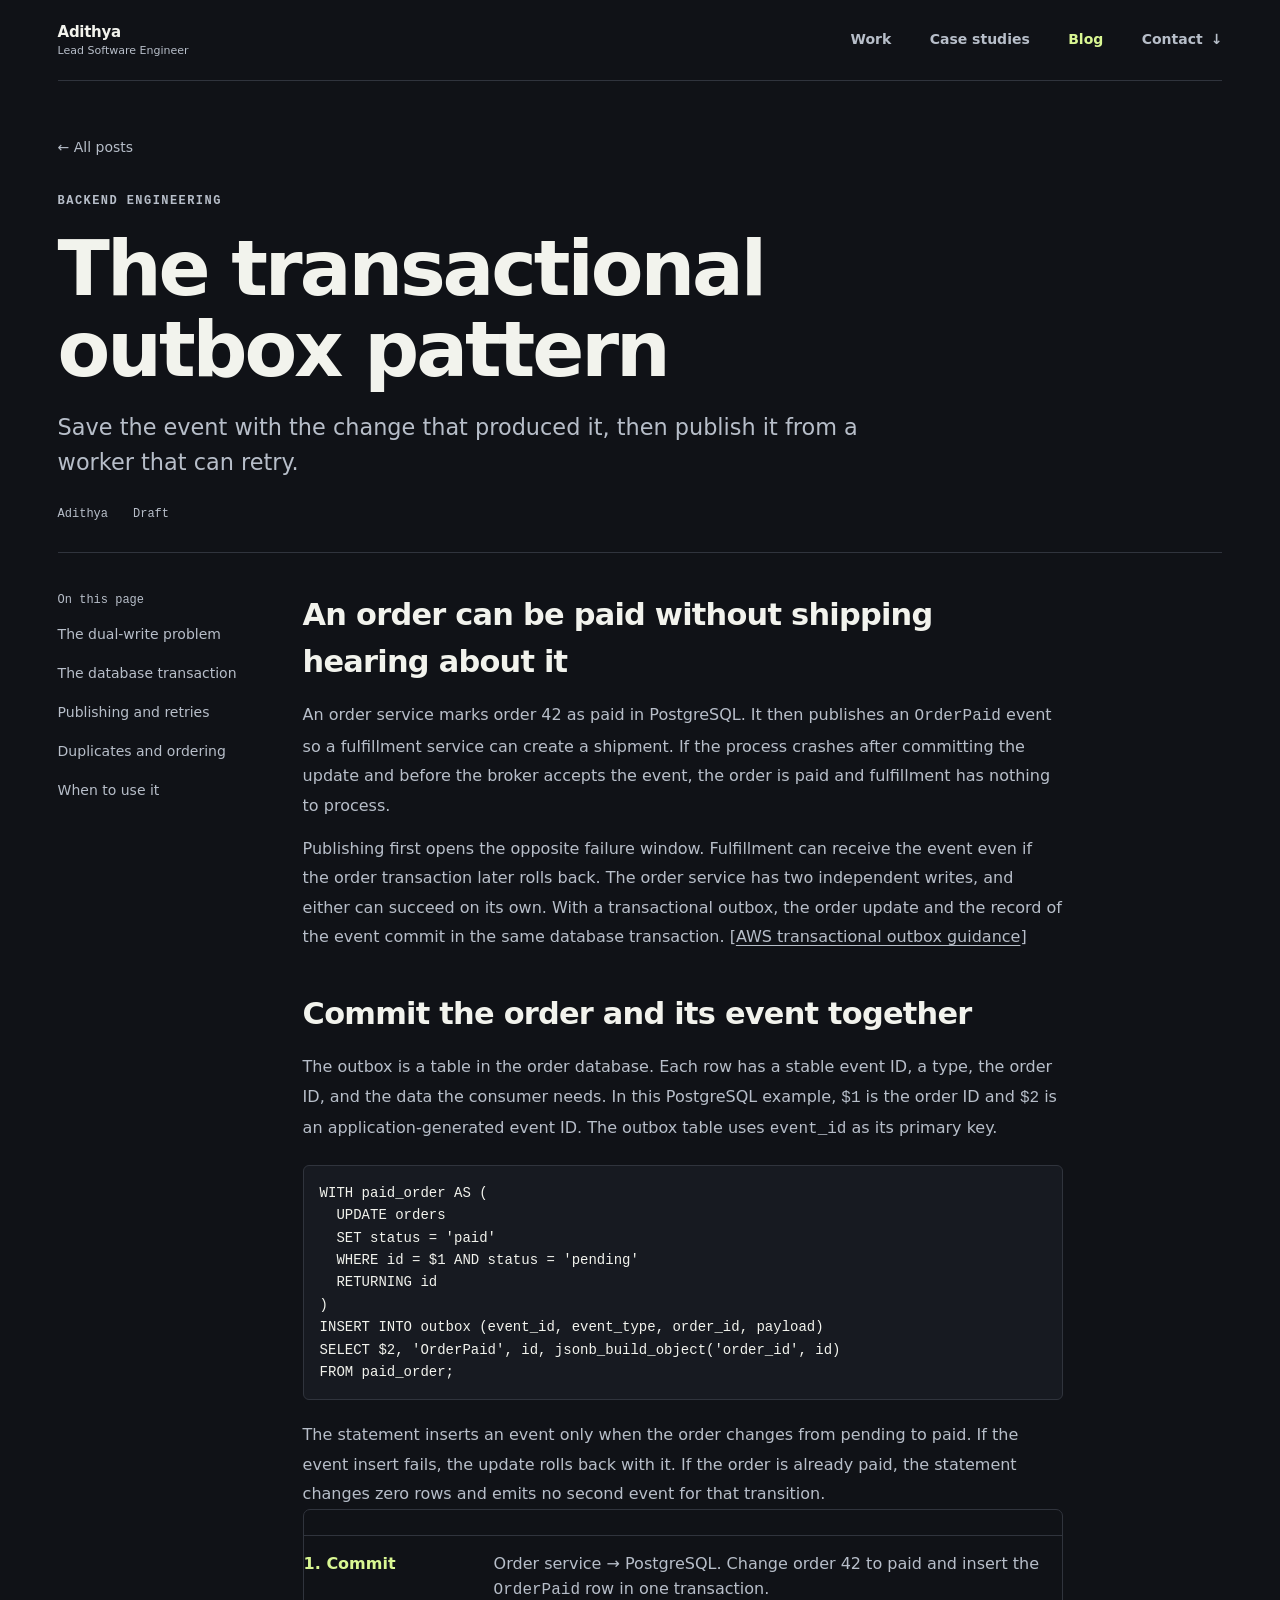
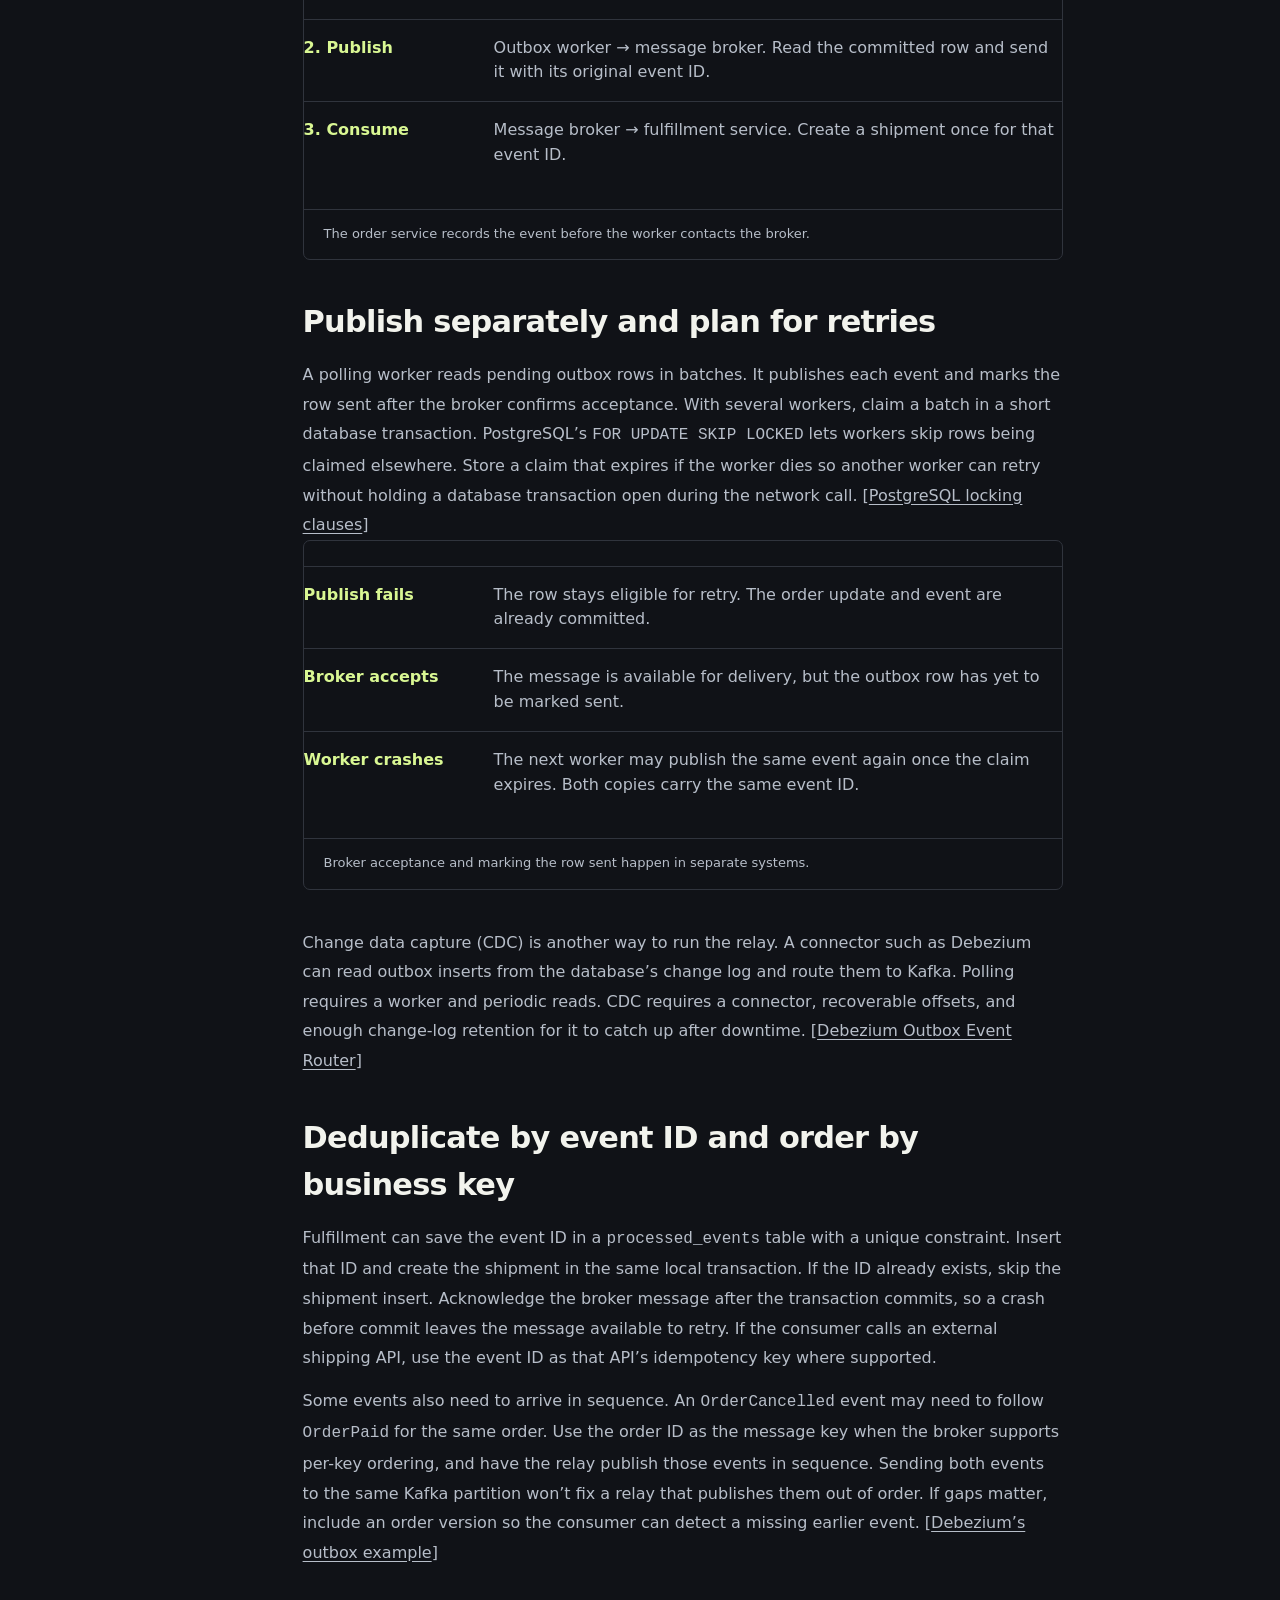
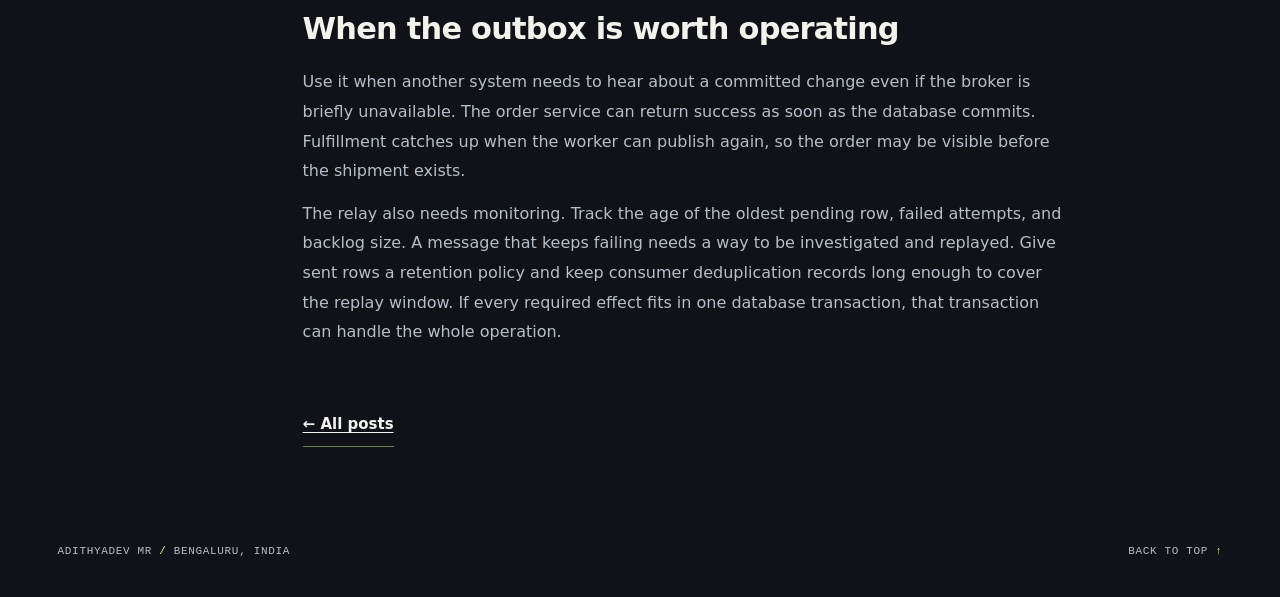
<file: blog/transactional-outbox.html>
<!doctype html>
<html lang="en">
<head>
  <meta charset="utf-8">
  <meta name="viewport" content="width=device-width, initial-scale=1">
  <meta name="description" content="A PostgreSQL example of the transactional outbox pattern, from the dual-write failure to retries, duplicate delivery, and ordering.">
  <meta name="robots" content="noindex">
  <meta name="theme-color" content="#101217">
  <title>The transactional outbox pattern — Adithya</title>
  <link rel="icon" href="../mark.svg" type="image/svg+xml">
  <link rel="stylesheet" href="../styles.css">
  <script src="../motion.js" defer></script>
</head>
<body id="top">
  <a class="skip-link" href="#main">Skip to content</a>
  <header class="site-header wrap">
    <a class="brand" href="../index.html"><span>Adithya<small>Lead Software Engineer</small></span></a>
    <nav aria-label="Main navigation">
      <a href="../index.html#work">Work</a>
      <a href="../notes/index.html">Case studies</a>
      <a href="index.html" class="blog-section-link">Blog</a>
      <a href="../index.html#contact">Contact <span aria-hidden="true">↓</span></a>
    </nav>
  </header>

  <main class="blog-post" id="main" tabindex="-1">
    <header class="article-header wrap">
      <a class="quiet-link" href="index.html">← All posts</a>
      <p class="kicker">Backend engineering</p>
      <h1>The transactional outbox pattern</h1>
      <p class="article-lede">Save the event with the change that produced it, then publish it from a worker that can retry.</p>
      <div class="article-meta"><span>Adithya</span><span>Draft</span></div>
    </header>

    <div class="article-layout wrap">
      <aside class="article-contents">
        <p>On this page</p>
        <nav aria-label="Article contents">
          <a href="#dual-write">The dual-write problem</a>
          <a href="#transaction">The database transaction</a>
          <a href="#relay">Publishing and retries</a>
          <a href="#consumer">Duplicates and ordering</a>
          <a href="#trade-offs">When to use it</a>
        </nav>
      </aside>
      <article class="article-body" aria-label="The transactional outbox pattern">
        <section id="dual-write">
          <h2>An order can be paid without shipping hearing about it</h2>
          <p>An order service marks order 42 as paid in PostgreSQL. It then publishes an <code>OrderPaid</code> event so a fulfillment service can create a shipment. If the process crashes after committing the update and before the broker accepts the event, the order is paid and fulfillment has nothing to process.</p>
          <p>Publishing first opens the opposite failure window. Fulfillment can receive the event even if the order transaction later rolls back. The order service has two independent writes, and either can succeed on its own. With a transactional outbox, the order update and the record of the event commit in the same database transaction. [<a href="https://docs.aws.amazon.com/prescriptive-guidance/latest/cloud-design-patterns/transactional-outbox.html">AWS transactional outbox guidance</a>]</p>
        </section>

        <section id="transaction">
          <h2>Commit the order and its event together</h2>
          <p>The outbox is a table in the order database. Each row has a stable event ID, a type, the order ID, and the data the consumer needs. In this PostgreSQL example, <code>$1</code> is the order ID and <code>$2</code> is an application-generated event ID. The outbox table uses <code>event_id</code> as its primary key.</p>
          <pre><code>WITH paid_order AS (
  UPDATE orders
  SET status = 'paid'
  WHERE id = $1 AND status = 'pending'
  RETURNING id
)
INSERT INTO outbox (event_id, event_type, order_id, payload)
SELECT $2, 'OrderPaid', id, jsonb_build_object('order_id', id)
FROM paid_order;</code></pre>
          <p>The statement inserts an event only when the order changes from pending to paid. If the event insert fails, the update rolls back with it. If the order is already paid, the statement changes zero rows and emits no second event for that transition.</p>
          <figure class="article-diagram">
            <dl class="technology-roles">
              <div><dt>1. Commit</dt><dd>Order service → PostgreSQL. Change order 42 to paid and insert the <code>OrderPaid</code> row in one transaction.</dd></div>
              <div><dt>2. Publish</dt><dd>Outbox worker → message broker. Read the committed row and send it with its original event ID.</dd></div>
              <div><dt>3. Consume</dt><dd>Message broker → fulfillment service. Create a shipment once for that event ID.</dd></div>
            </dl>
            <figcaption>The order service records the event before the worker contacts the broker.</figcaption>
          </figure>
        </section>

        <section id="relay">
          <h2>Publish separately and plan for retries</h2>
          <p>A polling worker reads pending outbox rows in batches. It publishes each event and marks the row sent after the broker confirms acceptance. With several workers, claim a batch in a short database transaction. PostgreSQL’s <code>FOR UPDATE SKIP LOCKED</code> lets workers skip rows being claimed elsewhere. Store a claim that expires if the worker dies so another worker can retry without holding a database transaction open during the network call. [<a href="https://www.postgresql.org/docs/current/sql-select.html#SQL-FOR-UPDATE-SHARE">PostgreSQL locking clauses</a>]</p>
          <figure class="article-diagram">
            <dl class="technology-roles">
              <div><dt>Publish fails</dt><dd>The row stays eligible for retry. The order update and event are already committed.</dd></div>
              <div><dt>Broker accepts</dt><dd>The message is available for delivery, but the outbox row has yet to be marked sent.</dd></div>
              <div><dt>Worker crashes</dt><dd>The next worker may publish the same event again once the claim expires. Both copies carry the same event ID.</dd></div>
            </dl>
            <figcaption>Broker acceptance and marking the row sent happen in separate systems.</figcaption>
          </figure>
          <p>Change data capture (CDC) is another way to run the relay. A connector such as Debezium can read outbox inserts from the database’s change log and route them to Kafka. Polling requires a worker and periodic reads. CDC requires a connector, recoverable offsets, and enough change-log retention for it to catch up after downtime. [<a href="https://debezium.io/documentation/reference/stable/transformations/outbox-event-router.html">Debezium Outbox Event Router</a>]</p>
        </section>

        <section id="consumer">
          <h2>Deduplicate by event ID and order by business key</h2>
          <p>Fulfillment can save the event ID in a <code>processed_events</code> table with a unique constraint. Insert that ID and create the shipment in the same local transaction. If the ID already exists, skip the shipment insert. Acknowledge the broker message after the transaction commits, so a crash before commit leaves the message available to retry. If the consumer calls an external shipping API, use the event ID as that API’s idempotency key where supported.</p>
          <p>Some events also need to arrive in sequence. An <code>OrderCancelled</code> event may need to follow <code>OrderPaid</code> for the same order. Use the order ID as the message key when the broker supports per-key ordering, and have the relay publish those events in sequence. Sending both events to the same Kafka partition won’t fix a relay that publishes them out of order. If gaps matter, include an order version so the consumer can detect a missing earlier event. [<a href="https://debezium.io/blog/2019/02/19/reliable-microservices-data-exchange-with-the-outbox-pattern/">Debezium’s outbox example</a>]</p>
        </section>

        <section id="trade-offs">
          <h2>When the outbox is worth operating</h2>
          <p>Use it when another system needs to hear about a committed change even if the broker is briefly unavailable. The order service can return success as soon as the database commits. Fulfillment catches up when the worker can publish again, so the order may be visible before the shipment exists.</p>
          <p>The relay also needs monitoring. Track the age of the oldest pending row, failed attempts, and backlog size. A message that keeps failing needs a way to be investigated and replayed. Give sent rows a retention policy and keep consumer deduplication records long enough to cover the replay window. If every required effect fits in one database transaction, that transaction can handle the whole operation.</p>
        </section>
        <a class="read-link" href="index.html">← All posts</a>
      </article>
    </div>
  </main>

  <footer class="site-footer wrap">
    <span>Adithyadev MR <span class="footer-divider">/</span> Bengaluru, India</span>
    <a href="#top">Back to top <span aria-hidden="true">↑</span></a>
  </footer>
</body>
</html>
</file>
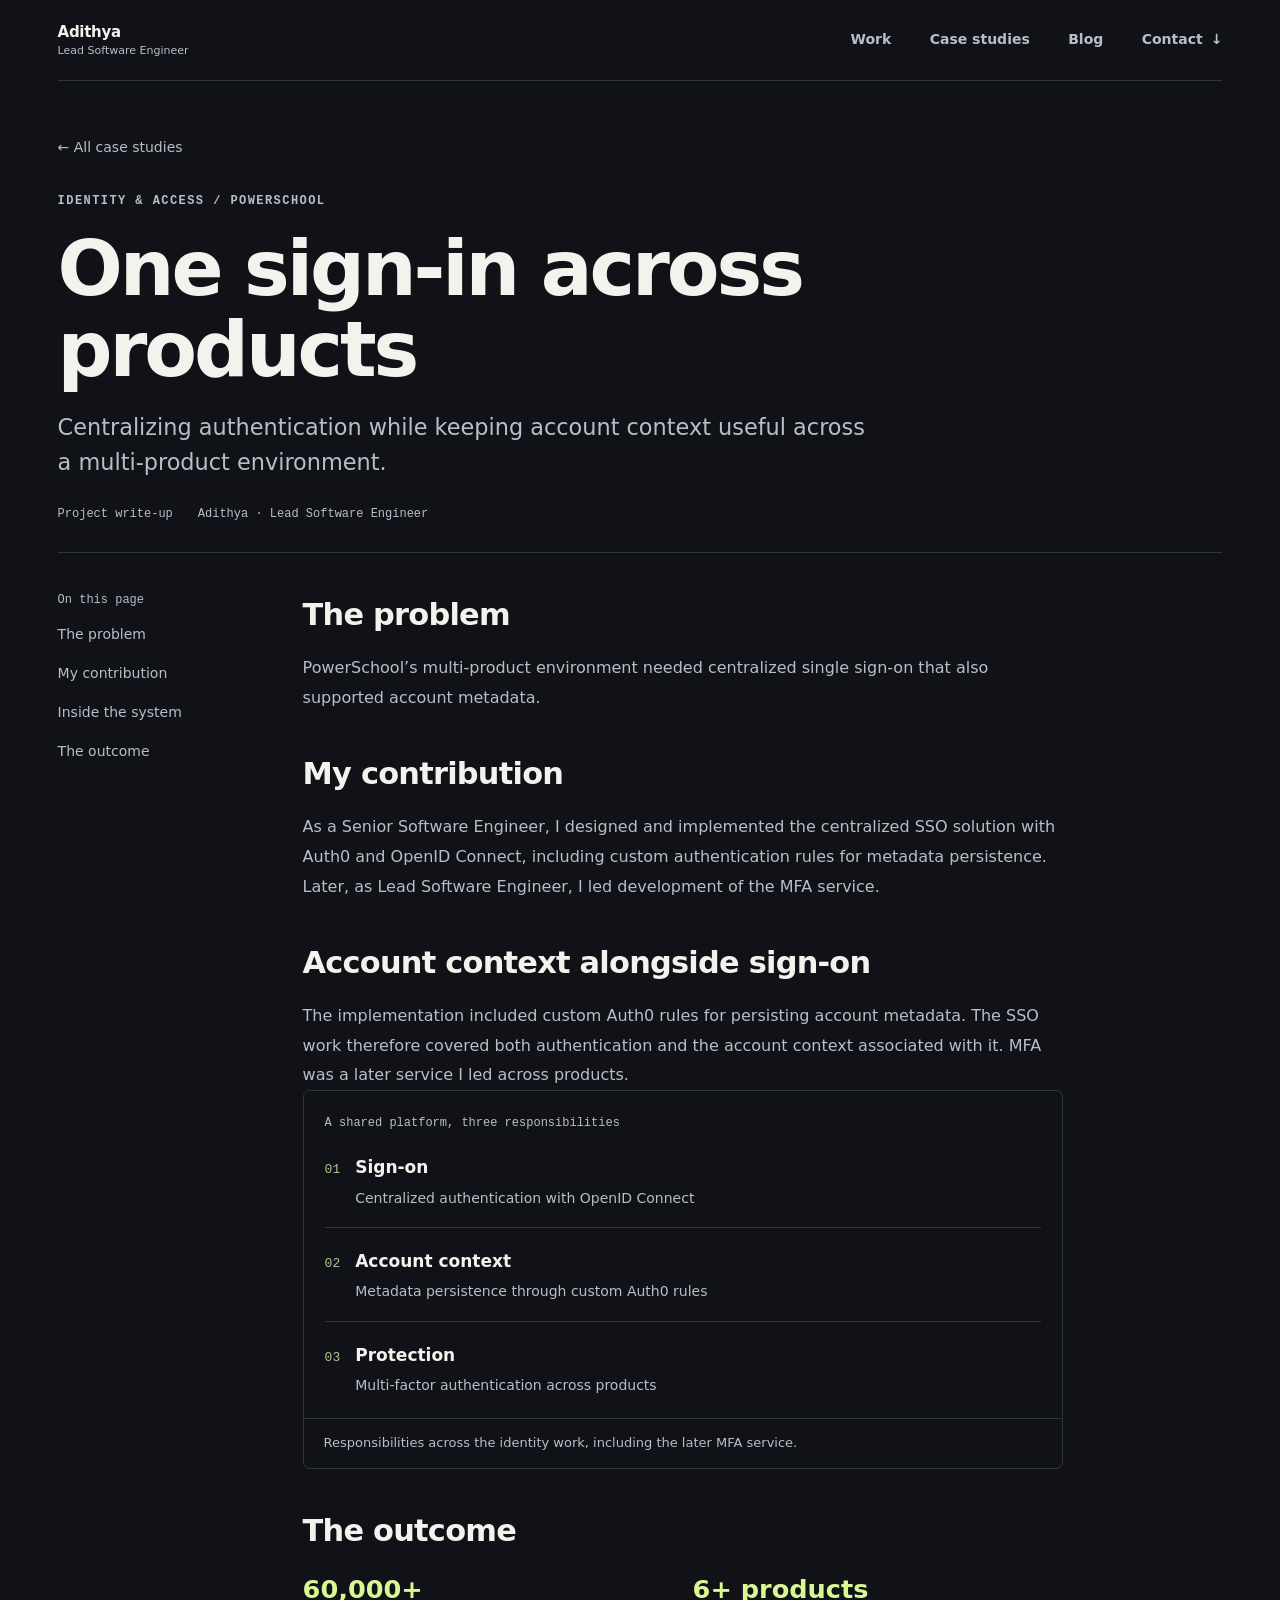
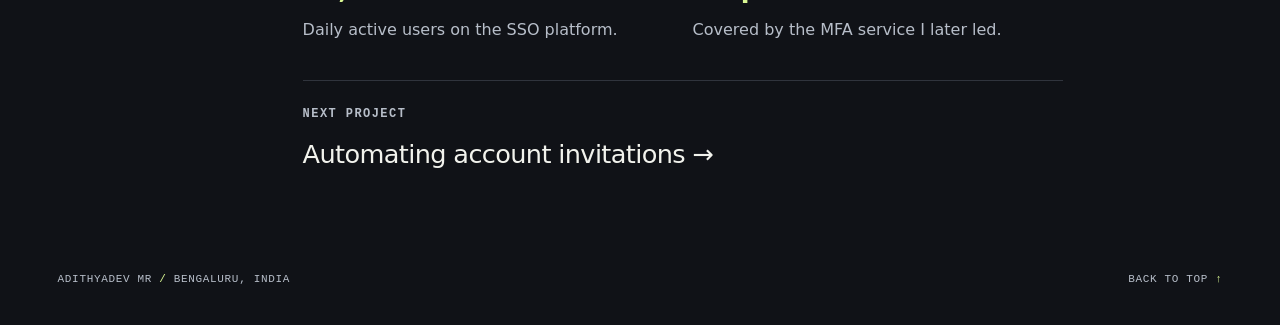
<file: notes/identity.html>
<!doctype html>
<html lang="en">
<head>
  <meta charset="utf-8">
  <meta name="viewport" content="width=device-width, initial-scale=1">
  <meta name="description" content="Adithya, Lead Software Engineer at PowerSchool. Identity platforms, event-driven workflows, and backend systems in Node.js, TypeScript, and AWS.">
  <meta name="theme-color" content="#101217">
  <title>One sign-in across products — Adithya</title>
  <link rel="icon" href="../mark.svg" type="image/svg+xml">
  <link rel="stylesheet" href="../styles.css">
</head>
<body id="top">
  <a class="skip-link" href="#main">Skip to content</a>
  <svg class="symbol-library" xmlns="http://www.w3.org/2000/svg" aria-hidden="true">
    <symbol id="icon-stack" viewBox="0 0 24 24">
      <path d="m3 8 9-5 9 5-9 5-9-5Zm0 4 9 5 9-5M3 16l9 5 9-5"/>
    </symbol>
    <symbol id="icon-lock" viewBox="0 0 24 24">
      <rect x="5" y="10" width="14" height="11" rx="2"/><path d="M8 10V7a4 4 0 0 1 8 0v3m-4 4v3"/>
    </symbol>
    <symbol id="icon-session" viewBox="0 0 24 24">
      <circle cx="12" cy="8" r="3"/><path d="M5 20v-1a5 5 0 0 1 5-5h4a5 5 0 0 1 5 5v1"/>
    </symbol>
    <symbol id="icon-clock" viewBox="0 0 24 24">
      <circle cx="12" cy="12" r="8"/><path d="M12 7v5l3 2"/>
    </symbol>
    <symbol id="icon-queue" viewBox="0 0 24 24">
      <rect x="4" y="7" width="4" height="10" rx="1"/><rect x="10" y="7" width="4" height="10" rx="1"/><rect x="16" y="7" width="4" height="10" rx="1"/>
    </symbol>
    <symbol id="icon-mail" viewBox="0 0 24 24">
      <rect x="3" y="5" width="18" height="14" rx="2"/><path d="m4 7 8 6 8-6"/>
    </symbol>
    <symbol id="icon-window" viewBox="0 0 24 24">
      <rect x="3" y="4" width="18" height="16" rx="2"/><path d="M3 9h18m-8 0v11"/>
    </symbol>
    <symbol id="icon-database" viewBox="0 0 24 24">
      <ellipse cx="12" cy="6" rx="8" ry="3"/><path d="M4 6v12a8 3 0 0 0 16 0V6m-16 6a8 3 0 0 0 16 0"/>
    </symbol>
    <symbol id="icon-code" viewBox="0 0 24 24">
      <path d="m8 7-5 5 5 5m8-10 5 5-5 5m-3-14-2 18"/>
    </symbol>
  </svg>
  <header class="site-header wrap">
    <a class="brand" href="../index.html"><span>Adithya<small>Lead Software Engineer</small></span></a>
    <nav aria-label="Main navigation">
      <a href="../index.html#work">Work</a>
      <a href="../notes/index.html">Case studies</a>
      <a href="../blog/index.html">Blog</a>
      <a href="../index.html#contact">Contact <span aria-hidden="true">↓</span></a>
    </nav>
  </header>
<main id="main" tabindex="-1">
      <header class="article-header wrap"><a class="quiet-link" href="index.html">← All case studies</a><p class="kicker">Identity &amp; access / PowerSchool</p><h1>One sign-in across products</h1><p class="article-lede">Centralizing authentication while keeping account context useful across a multi-product environment.</p><div class="article-meta"><span>Project write-up</span><span>Adithya · Lead Software Engineer</span></div></header>
      <div class="article-layout wrap">
        <aside class="article-contents"><p>On this page</p><nav aria-label="Article contents"><a href="#context">The problem</a><a href="#ownership">My contribution</a><a href="#implementation">Inside the system</a><a href="#outcome">The outcome</a></nav></aside>
        <article class="article-body">
          <section id="context"><h2>The problem</h2><p>PowerSchool’s multi-product environment needed centralized single sign-on that also supported account metadata.</p></section>
          <section id="ownership"><h2>My contribution</h2><p>As a Senior Software Engineer, I designed and implemented the centralized SSO solution with Auth0 and OpenID Connect, including custom authentication rules for metadata persistence. Later, as Lead Software Engineer, I led development of the MFA service.</p></section>
          <section id="implementation"><h2>Account context alongside sign-on</h2><p>The implementation included custom Auth0 rules for persisting account metadata. The SSO work therefore covered both authentication and the account context associated with it. MFA was a later service I led across products.</p><figure class="article-diagram"><div class="identity-responsibilities">
  <p class="diagram-overline">A shared platform, three responsibilities</p>
  <div><span class="responsibility-number">01</span><p><strong>Sign-on</strong><span>Centralized authentication with OpenID Connect</span></p></div>
  <div><span class="responsibility-number">02</span><p><strong>Account context</strong><span>Metadata persistence through custom Auth0 rules</span></p></div>
  <div><span class="responsibility-number">03</span><p><strong>Protection</strong><span>Multi-factor authentication across products</span></p></div>
</div><figcaption>Responsibilities across the identity work, including the later MFA service.</figcaption></figure></section>
          <section id="outcome"><h2>The outcome</h2><dl class="identity-outcomes"><div><dt>60,000+</dt><dd>Daily active users on the SSO platform.</dd></div><div><dt>6+ products</dt><dd>Covered by the MFA service I later led.</dd></div></dl></section>
          <div class="article-next"><span class="kicker">Next project</span><a href="invitations.html">Automating account invitations <span aria-hidden="true">→</span></a></div>
        </article>
      </div>
    </main>  <footer class="site-footer wrap">
    <span>Adithyadev MR <span class="footer-divider">/</span> Bengaluru, India</span>
    <a href="#top">Back to top <span aria-hidden="true">↑</span></a>
  </footer>
  <script src="../motion.js" defer></script>
</body>
</html>
</file>
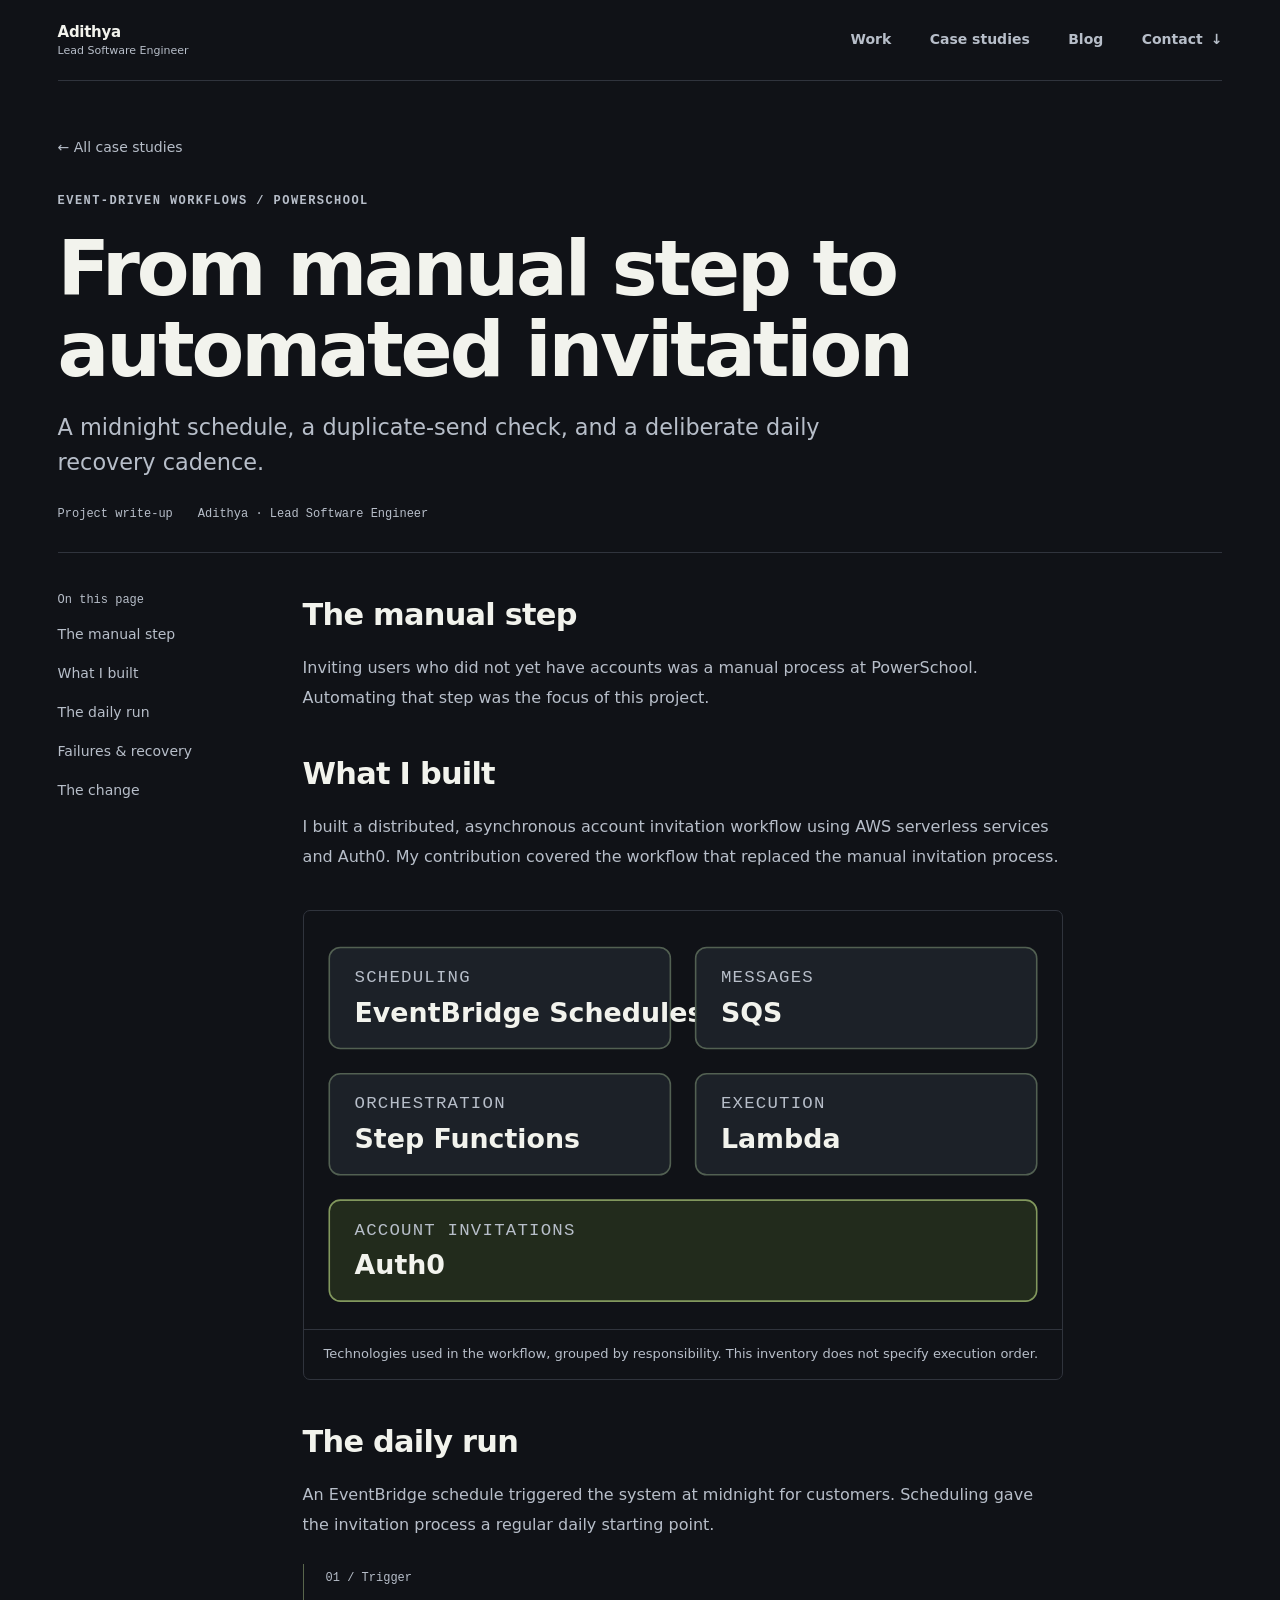
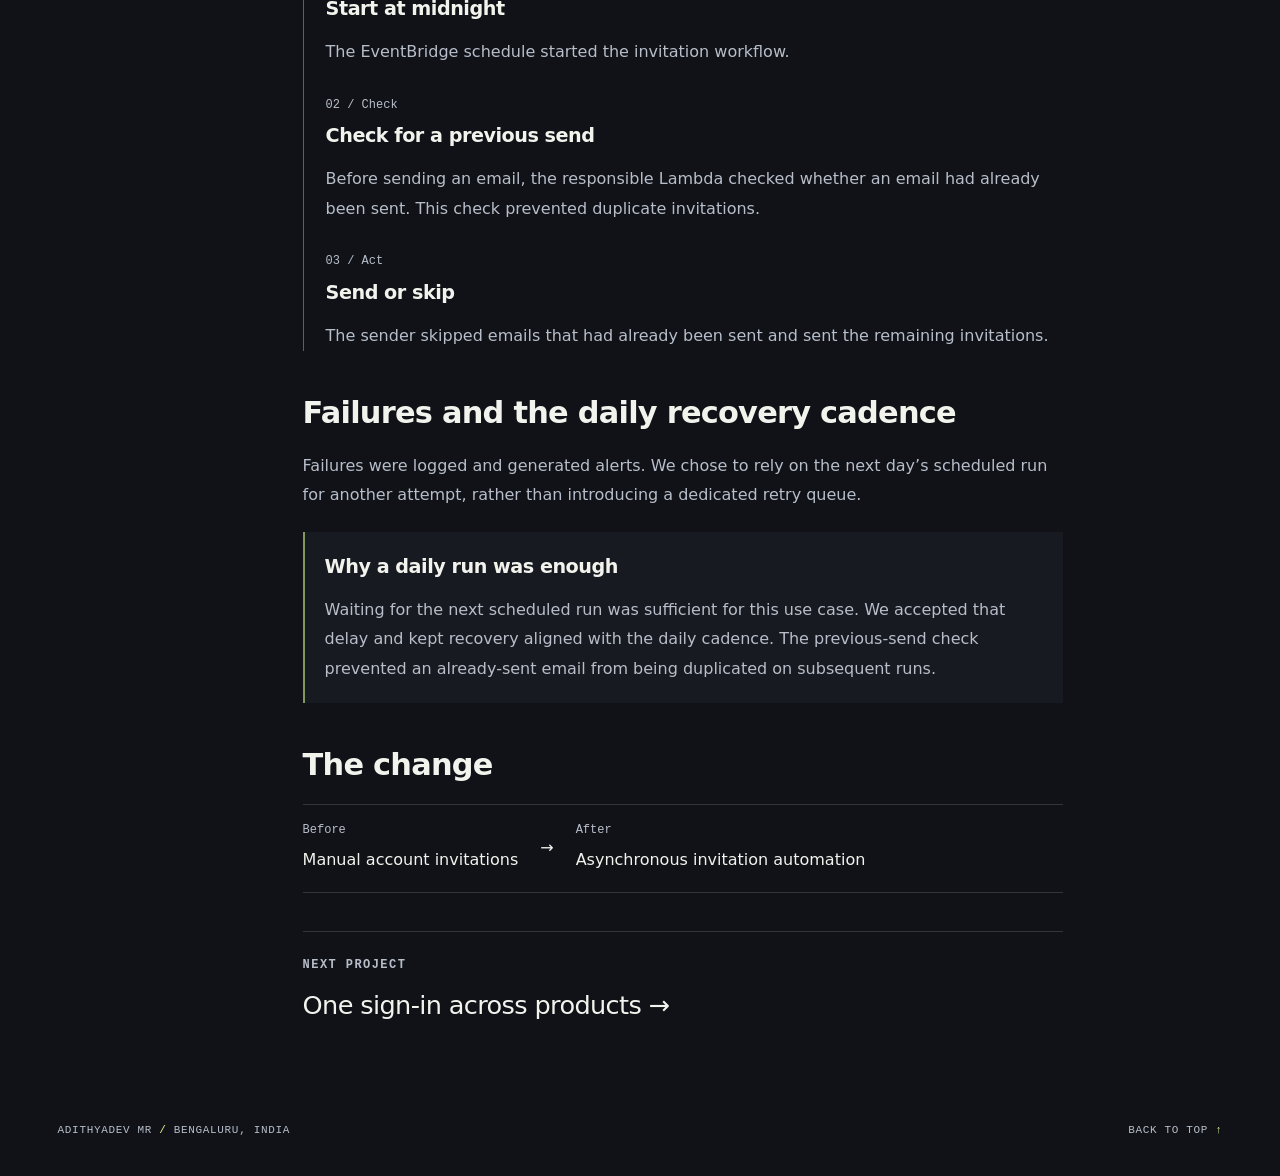
<file: notes/invitations.html>
<!doctype html>
<html lang="en">
<head>
  <meta charset="utf-8">
  <meta name="viewport" content="width=device-width, initial-scale=1">
  <meta name="description" content="Adithya, Lead Software Engineer at PowerSchool. Identity platforms, event-driven workflows, and backend systems in Node.js, TypeScript, and AWS.">
  <meta name="theme-color" content="#101217">
  <title>From manual step to automated invitation — Adithya</title>
  <link rel="icon" href="../mark.svg" type="image/svg+xml">
  <link rel="stylesheet" href="../styles.css">
</head>
<body id="top">
  <a class="skip-link" href="#main">Skip to content</a>
  <svg class="symbol-library" xmlns="http://www.w3.org/2000/svg" aria-hidden="true">
    <symbol id="icon-stack" viewBox="0 0 24 24">
      <path d="m3 8 9-5 9 5-9 5-9-5Zm0 4 9 5 9-5M3 16l9 5 9-5"/>
    </symbol>
    <symbol id="icon-lock" viewBox="0 0 24 24">
      <rect x="5" y="10" width="14" height="11" rx="2"/><path d="M8 10V7a4 4 0 0 1 8 0v3m-4 4v3"/>
    </symbol>
    <symbol id="icon-session" viewBox="0 0 24 24">
      <circle cx="12" cy="8" r="3"/><path d="M5 20v-1a5 5 0 0 1 5-5h4a5 5 0 0 1 5 5v1"/>
    </symbol>
    <symbol id="icon-clock" viewBox="0 0 24 24">
      <circle cx="12" cy="12" r="8"/><path d="M12 7v5l3 2"/>
    </symbol>
    <symbol id="icon-queue" viewBox="0 0 24 24">
      <rect x="4" y="7" width="4" height="10" rx="1"/><rect x="10" y="7" width="4" height="10" rx="1"/><rect x="16" y="7" width="4" height="10" rx="1"/>
    </symbol>
    <symbol id="icon-mail" viewBox="0 0 24 24">
      <rect x="3" y="5" width="18" height="14" rx="2"/><path d="m4 7 8 6 8-6"/>
    </symbol>
    <symbol id="icon-window" viewBox="0 0 24 24">
      <rect x="3" y="4" width="18" height="16" rx="2"/><path d="M3 9h18m-8 0v11"/>
    </symbol>
    <symbol id="icon-database" viewBox="0 0 24 24">
      <ellipse cx="12" cy="6" rx="8" ry="3"/><path d="M4 6v12a8 3 0 0 0 16 0V6m-16 6a8 3 0 0 0 16 0"/>
    </symbol>
    <symbol id="icon-code" viewBox="0 0 24 24">
      <path d="m8 7-5 5 5 5m8-10 5 5-5 5m-3-14-2 18"/>
    </symbol>
  </svg>
  <header class="site-header wrap">
    <a class="brand" href="../index.html"><span>Adithya<small>Lead Software Engineer</small></span></a>
    <nav aria-label="Main navigation">
      <a href="../index.html#work">Work</a>
      <a href="../notes/index.html">Case studies</a>
      <a href="../blog/index.html">Blog</a>
      <a href="../index.html#contact">Contact <span aria-hidden="true">↓</span></a>
    </nav>
  </header>
<main id="main" tabindex="-1">
      <header class="article-header wrap"><a class="quiet-link" href="index.html">← All case studies</a><p class="kicker">Event-driven workflows / PowerSchool</p><h1>From manual step to automated invitation</h1><p class="article-lede">A midnight schedule, a duplicate-send check, and a deliberate daily recovery cadence.</p><div class="article-meta"><span>Project write-up</span><span>Adithya · Lead Software Engineer</span></div></header>
      <div class="article-layout wrap">
        <aside class="article-contents"><p>On this page</p><nav aria-label="Article contents"><a href="#context">The manual step</a><a href="#ownership">What I built</a><a href="#execution">The daily run</a><a href="#recovery">Failures &amp; recovery</a><a href="#outcome">The change</a></nav></aside>
        <article class="article-body">
          <section id="context"><h2>The manual step</h2><p>Inviting users who did not yet have accounts was a manual process at PowerSchool. Automating that step was the focus of this project.</p></section>
          <section id="ownership"><h2>What I built</h2><p>I built a distributed, asynchronous account invitation workflow using AWS serverless services and Auth0. My contribution covered the workflow that replaced the manual invitation process.</p></section>
          <figure class="article-diagram service-inventory"><svg class="workflow-map" viewBox="0 0 480 260" role="img" aria-label="Invitation workflow building blocks. EventBridge Schedules for scheduling, SQS for messages, Step Functions for orchestration, Lambda for execution, and Auth0 for invitations.">
  <g class="service-node">
    <rect x="16" y="18" width="216" height="64" rx="7"/><text class="service-role" x="32" y="40">SCHEDULING</text><text x="32" y="65">EventBridge Schedules</text>
    <rect x="248" y="18" width="216" height="64" rx="7"/><text class="service-role" x="264" y="40">MESSAGES</text><text x="264" y="65">SQS</text>
    <rect x="16" y="98" width="216" height="64" rx="7"/><text class="service-role" x="32" y="120">ORCHESTRATION</text><text x="32" y="145">Step Functions</text>
    <rect x="248" y="98" width="216" height="64" rx="7"/><text class="service-role" x="264" y="120">EXECUTION</text><text x="264" y="145">Lambda</text>
    <rect class="invitation-node" x="16" y="178" width="448" height="64" rx="7"/><text class="service-role" x="32" y="200">ACCOUNT INVITATIONS</text><text x="32" y="225">Auth0</text>
  </g>
</svg><figcaption>Technologies used in the workflow, grouped by responsibility. This inventory does not specify execution order.</figcaption></figure>
          <section id="execution">
            <h2>The daily run</h2>
            <p>An EventBridge schedule triggered the system at midnight for customers. Scheduling gave the invitation process a regular daily starting point.</p>
            <ol class="execution-steps">
              <li><span class="step-label">01 / Trigger</span><h3>Start at midnight</h3><p>The EventBridge schedule started the invitation workflow.</p></li>
              <li><span class="step-label">02 / Check</span><h3>Check for a previous send</h3><p>Before sending an email, the responsible Lambda checked whether an email had already been sent. This check prevented duplicate invitations.</p></li>
              <li><span class="step-label">03 / Act</span><h3>Send or skip</h3><p>The sender skipped emails that had already been sent and sent the remaining invitations.</p></li>
            </ol>
          </section>
          <section id="recovery">
            <h2>Failures and the daily recovery cadence</h2>
            <p>Failures were logged and generated alerts. We chose to rely on the next day’s scheduled run for another attempt, rather than introducing a dedicated retry queue.</p>
            <div class="tradeoff-note"><h3>Why a daily run was enough</h3><p>Waiting for the next scheduled run was sufficient for this use case. We accepted that delay and kept recovery aligned with the daily cadence. The previous-send check prevented an already-sent email from being duplicated on subsequent runs.</p></div>
          </section>
          <section id="outcome"><h2>The change</h2><div class="outcome-comparison"><p><span>Before</span>Manual account invitations</p><span aria-hidden="true">→</span><p><span>After</span>Asynchronous invitation automation</p></div></section>
          <div class="article-next"><span class="kicker">Next project</span><a href="identity.html">One sign-in across products <span aria-hidden="true">→</span></a></div>
        </article>
      </div>
    </main>  <footer class="site-footer wrap">
    <span>Adithyadev MR <span class="footer-divider">/</span> Bengaluru, India</span>
    <a href="#top">Back to top <span aria-hidden="true">↑</span></a>
  </footer>
  <script src="../motion.js" defer></script>
</body>
</html>
</file>
<file: styles.css>
:root {
  color-scheme: dark;
  --ink: #101217;
  --panel: #171a21;
  --work: #13161c;
  --line: #30343d;
  --text: #f2f3ed;
  --muted: #a8aeb9;
  --accent: #d9f793;
  --accent-ink: #171c14;
  --mono: ui-monospace, SFMono-Regular, Consolas, "Liberation Mono", monospace;
  --gutter: clamp(20px, 4.5vw, 76px);
}

*, *::before, *::after {
  box-sizing: border-box;
}

html {
  scroll-behavior: smooth;
}

body {
  margin: 0;
  background: var(--ink);
  color: var(--text);
  font: 16px/1.55 system-ui, -apple-system, BlinkMacSystemFont, "Segoe UI", sans-serif;
  -webkit-font-smoothing: antialiased;
}

[hidden] {
  display: none !important;
}

a {
  color: inherit;
  text-decoration: none;
}

button {
  font: inherit;
}

:focus-visible {
  outline: 2px solid var(--accent);
  outline-offset: 5px;
}

::selection {
  background: var(--accent);
  color: var(--accent-ink);
}

h1, h2, h3, p, figure {
  margin: 0;
}

ul, ol {
  margin: 0;
  padding: 0;
  list-style: none;
}

.wrap {
  width: min(calc(100% - var(--gutter) * 2), 1260px);
  margin-inline: auto;
}

.symbol-library {
  position: absolute;
  width: 0;
  height: 0;
  overflow: hidden;
}

.skip-link {
  position: absolute;
  top: 12px;
  left: var(--gutter);
  z-index: 3;
  padding: 10px 15px;
  transform: translateY(-180%);
  border-radius: 4px;
  background: var(--accent);
  color: var(--accent-ink);
  font-weight: 700;
}

.skip-link:focus {
  transform: none;
}

.site-header {
  display: flex;
  min-height: 81px;
  justify-content: space-between;
  align-items: center;
  gap: 24px;
  border-bottom: 1px solid var(--line);
}

.brand {
  display: inline-flex;
  align-items: center;
  gap: 12px;
  font-size: 0.9375rem;
  line-height: 1.22;
  font-weight: 680;
  letter-spacing: -0.02em;
}

.brand img {
  flex: none;
}

.brand small {
  display: block;
  margin-top: 3px;
  color: var(--muted);
  font-size: 0.6875rem;
  font-weight: 500;
  letter-spacing: 0;
}

.site-header nav {
  display: flex;
  align-items: center;
  gap: clamp(12px, 3vw, 44px);
  font-size: 0.875rem;
  font-weight: 570;
}

.site-header nav a {
  display: flex;
  min-height: 44px;
  align-items: center;
  gap: 8px;
  color: var(--muted);
  transition: color 160ms ease;
}

.site-header nav a:hover,
.site-header nav .nav-contact {
  color: var(--text);
}

.nav-contact span {
  color: var(--accent);
}

.hero {
  padding-top: clamp(54px, 6.25vw, 100px);
}

.hero-grid {
  display: grid;
  grid-template-columns: minmax(0, 1fr) minmax(0, 0.99fr);
  gap: clamp(34px, 5.15vw, 82px);
  align-items: center;
}

.kicker {
  display: flex;
  align-items: center;
  gap: 11px;
  color: var(--accent);
  font: 550 0.75rem/1.25 var(--mono);
  letter-spacing: 0.12em;
  text-transform: uppercase;
}

.signal {
  width: 8px;
  height: 8px;
  margin-inline: 3px 2px;
  border-radius: 2px;
  background: var(--accent);
  box-shadow: 0 0 0 4px #d9f7931a;
  transform: rotate(45deg);
}

.hero h1 {
  margin-block: 22px 25px;
  font-size: clamp(4.25rem, 7.45vw, 7rem);
  line-height: 0.91;
  font-weight: 650;
  letter-spacing: -0.085em;
}

.hero h1 span,
.section-intro h2 span,
.about h2 span {
  color: var(--accent);
}

.hero-summary {
  max-width: 40ch;
  color: var(--muted);
  font-size: clamp(1rem, 1.35vw, 1.1875rem);
  line-height: 1.55;
  text-wrap: pretty;
}

.button {
  display: inline-flex;
  min-height: 47px;
  align-items: center;
  justify-content: center;
  gap: 16px;
  margin-top: 29px;
  padding: 10px 14px;
  border: 1px solid #41483d;
  border-radius: 5px;
  background: #1e231d;
  color: var(--accent);
  font-size: 0.875rem;
  font-weight: 660;
  transition: color 180ms ease, background 180ms ease, border-color 180ms ease;
}

.button:hover {
  border-color: var(--accent);
  background: var(--accent);
  color: var(--accent-ink);
}

.button span {
  font-size: 1.125rem;
}

.systems {
  border: 1px solid #393e46;
  border-radius: 12px;
  background: var(--panel);
  box-shadow: 0 22px 60px #08090c66;
}

.systems-header {
  display: flex;
  min-height: 51px;
  align-items: center;
  justify-content: space-between;
  gap: 12px;
  padding: 9px 18px;
  border-bottom: 1px solid var(--line);
  color: var(--muted);
  font: 500 0.6875rem/1.4 var(--mono);
  letter-spacing: 0.1em;
  text-transform: uppercase;
}

.systems-header > span:first-child {
  display: flex;
  align-items: center;
  gap: 8px;
  color: var(--text);
}

.systems-header .crosshair {
  color: var(--accent);
  font-size: 1.1rem;
  line-height: 1;
}

.systems-tabs {
  display: grid;
  grid-template-columns: repeat(3, minmax(0, 1fr));
  min-height: 45px;
  padding-inline: 14px;
  border-bottom: 1px solid var(--line);
}

.systems-tabs button {
  position: relative;
  border: 0;
  background: transparent;
  color: var(--muted);
  font-size: 0.8125rem;
  font-weight: 550;
  cursor: pointer;
  transition: color 160ms ease, background 160ms ease;
}

.systems-tabs button:hover,
.systems-tabs button[aria-selected="true"] {
  background: #d9f79308;
  color: var(--accent);
}

.systems-tabs button[aria-selected="true"]::after {
  position: absolute;
  inset: auto 10px -1px;
  height: 2px;
  background: var(--accent);
  content: "";
}

.systems-tabs button:focus-visible {
  z-index: 1;
  outline-offset: -4px;
}

.system-stage {
  display: grid;
  place-items: center;
  padding: 10px 9px;
  background:
    radial-gradient(ellipse at center, #8da76010, transparent 58%),
    radial-gradient(circle, #6e778249 1px, transparent 1px) 0 0 / 17px 17px,
    #12151b;
}

.system-stage svg {
  display: block;
  width: 100%;
  height: auto;
  max-width: 570px;
  overflow: visible;
}

.draft {
  stroke: #80916e30;
  stroke-width: 1;
  stroke-dasharray: 2 5;
}

.traces {
  stroke: #a8c175;
  stroke-width: 1.35;
}


.map-node rect {
  fill: #1d222a;
  stroke: #4b5554;
  stroke-width: 1;
}

.map-node use,
.map-core use {
  fill: none;
  stroke: currentColor;
  stroke-width: 1.45;
  stroke-linecap: round;
  stroke-linejoin: round;
}

.map-node use {
  color: #aab997;
}

.map-node text {
  fill: #e0e4dc;
  font: 540 11px system-ui, sans-serif;
}

.map-core .core-outline {
  fill: #121813;
  fill-opacity: 0.42;
  stroke: #9ab66e85;
  stroke-dasharray: 2 3;
}

.map-core .core-fill {
  fill: #252e20;
  stroke: #c4e78b;
  stroke-width: 1.2;
}

.map-core use {
  color: var(--accent);
}

.map-core text {
  fill: var(--accent);
  font: 650 13px var(--mono);
}

.map-core .map-subtitle {
  fill: #c2d2ae;
  font-size: 9px;
  font-weight: 500;
}

.map-marks {
  fill: none;
  stroke: #657358;
  stroke-width: 1;
}

.system-study figcaption {
  display: flex;
  min-height: 73px;
  align-items: flex-start;
  gap: 12px;
  padding: 13px 17px 15px;
  border-top: 1px solid var(--line);
}

.figure-number {
  flex: none;
  margin-top: 2px;
  padding: 3px 7px;
  border: 1px solid #424a40;
  border-radius: 3px;
  color: var(--accent);
  font: 550 0.625rem/1.4 var(--mono);
  letter-spacing: 0.08em;
}

.system-study figcaption strong {
  display: block;
  font-size: 0.875rem;
  font-weight: 660;
}

.system-study figcaption p {
  margin-top: 2px;
  color: var(--muted);
  font-size: 0.75rem;
  line-height: 1.45;
}

.hero-index {
  display: grid;
  grid-template-columns: repeat(3, minmax(0, 1fr));
  gap: 16px;
  margin-top: clamp(38px, 5.2vw, 78px);
  padding-block: 19px 23px;
  border-top: 1px solid var(--line);
  font-size: 0.8125rem;
}

.hero-index > span {
  display: flex;
  align-items: baseline;
  gap: 10px;
}

.index-key {
  color: var(--muted);
  font: 500 0.625rem/1.4 var(--mono);
  letter-spacing: 0.075em;
}

.work {
  margin-top: 12px;
  padding-block: clamp(63px, 8vw, 115px);
  border-block: 1px solid var(--line);
  background: var(--work);
}

.section-intro {
  display: grid;
  grid-template-columns: 1fr minmax(220px, 275px);
  align-items: end;
  gap: 18px 36px;
  margin-bottom: 34px;
}

.section-number {
  min-width: 28px;
  padding: 4px 5px;
  border: 1px solid #47513e;
  border-radius: 3px;
  text-align: center;
  letter-spacing: 0;
}

.section-intro h2,
.about h2,
.contact h2 {
  margin-top: 16px;
  font-size: clamp(2.75rem, 6vw, 5.5rem);
  line-height: 0.98;
  font-weight: 650;
  letter-spacing: -0.077em;
  text-wrap: balance;
}

.section-intro > p,
.project-content p,
.about-story > p:not(.kicker) {
  color: var(--muted);
  line-height: 1.65;
}

.section-intro > p {
  padding-bottom: 4px;
  text-wrap: pretty;
}

.project {
  display: grid;
  grid-template-columns: minmax(220px, 0.65fr) minmax(0, 1.35fr);
  gap: clamp(30px, 5vw, 76px);
  align-items: center;
  padding-block: 18px;
  border-top: 1px solid var(--line);
}

.project:last-child {
  border-bottom: 1px solid var(--line);
}

.project-metric {
  position: relative;
  isolation: isolate;
  display: flex;
  min-height: 188px;
  flex-direction: column;
  align-items: flex-start;
  justify-content: space-between;
  overflow: hidden;
  padding: 15px 20px 17px;
  border: 1px solid #373d42;
  border-radius: 7px;
  background: #1b1f24;
}

.project-metric::before,
.project-metric::after {
  position: absolute;
  z-index: -1;
  content: "";
  pointer-events: none;
}

.project-metric::before {
  inset: 0;
  background:
    radial-gradient(circle at 100% 100%, #b8e57c12, transparent 64%),
    linear-gradient(90deg, transparent 58%, #84937410 58.5%, transparent 59%),
    linear-gradient(0deg, transparent 40%, #84937410 40.5%, transparent 41%);
}

.project-metric::after {
  right: -52px;
  bottom: -118px;
  width: 213px;
  aspect-ratio: 1;
  border: 1px solid #7f996635;
  border-radius: 50%;
  box-shadow: 0 0 0 21px #8493740b, 0 0 0 42px #84937408;
}

.project-id {
  color: var(--muted);
  font: 530 0.625rem/1.45 var(--mono);
  letter-spacing: 0.095em;
  text-transform: uppercase;
}

.project-id span {
  margin-right: 4px;
  color: var(--accent);
}

.project-metric strong {
  display: block;
  font-size: clamp(3.7rem, 6vw, 6.15rem);
  line-height: 0.9;
  font-weight: 640;
  letter-spacing: -0.09em;
}

.project-metric strong span {
  margin-left: 3px;
  color: var(--accent);
  font-size: 0.6em;
  vertical-align: 0.16em;
}

.project-metric p {
  max-width: 31ch;
  margin-top: 7px;
  color: var(--muted);
  font-size: 0.8125rem;
  line-height: 1.4;
  text-wrap: pretty;
}

.project-content h3 {
  font-size: clamp(1.55rem, 3vw, 2.75rem);
  line-height: 1.03;
  font-weight: 650;
  letter-spacing: -0.055em;
}

.project-content p {
  max-width: 61ch;
  margin-block: 12px 17px;
  font-size: 0.9375rem;
  text-wrap: pretty;
}

.tags {
  display: flex;
  flex-wrap: wrap;
  gap: 7px;
}

.tags li {
  padding: 4px 8px;
  border: 1px solid #3d444e;
  border-radius: 4px;
  color: #d0d5de;
  font: 500 0.6875rem/1.3 var(--mono);
}

.about {
  display: grid;
  grid-template-columns: minmax(0, 1.15fr) minmax(0, 0.85fr);
  gap: clamp(35px, 8vw, 123px);
  padding-block: clamp(65px, 9vw, 126px);
}

.about h2 {
  max-width: 13ch;
  margin-block: 17px 24px;
  font-size: clamp(2.6rem, 5.1vw, 4.75rem);
  text-wrap: wrap;
}

.about-story > p:not(.kicker) {
  max-width: 51ch;
  margin-top: 13px;
  text-wrap: pretty;
}

.about-details {
  align-self: center;
}

.about-details h3 {
  display: flex;
  justify-content: space-between;
  align-items: baseline;
  gap: 12px;
  margin-bottom: 15px;
  font-size: 1.125rem;
  font-weight: 660;
  letter-spacing: -0.025em;
}

.about-details h3 span {
  color: var(--accent);
  font: 550 0.6875rem/1.4 var(--mono);
  letter-spacing: 0.04em;
}

.timeline {
  margin-bottom: 30px;
  border-top: 1px solid var(--line);
}

.timeline li {
  display: flex;
  min-height: 49px;
  justify-content: space-between;
  align-items: baseline;
  gap: 8px 16px;
  padding-block: 14px 10px;
  border-bottom: 1px solid var(--line);
  font-size: 0.875rem;
}

.timeline li span:first-child {
  font-weight: 560;
}

.timeline li span:last-child {
  flex-shrink: 0;
  color: var(--muted);
  font: 500 0.6875rem/1.45 var(--mono);
}

.contact-panel {
  position: relative;
  isolation: isolate;
  display: flex;
  align-items: end;
  justify-content: space-between;
  gap: 26px;
  overflow: hidden;
  padding: clamp(23px, 4.5vw, 65px);
  border-radius: 10px;
  background: var(--accent);
  color: var(--accent-ink);
}

.contact-panel::before {
  position: absolute;
  z-index: -1;
  right: -53px;
  bottom: -196px;
  width: 433px;
  aspect-ratio: 1;
  border: 1px solid #667d3f65;
  border-radius: 50%;
  box-shadow:
    0 0 0 28px #667d3f14,
    0 0 0 56px #667d3f13,
    0 0 0 85px #667d3f12,
    0 0 0 115px #667d3f11;
  content: "";
  pointer-events: none;
}

.contact .kicker {
  color: #394826;
}

.contact .section-number {
  border-color: #748954;
}

.contact h2 {
  font-size: clamp(2.75rem, 6.35vw, 5.5rem);
  text-wrap: wrap;
}

.contact-links {
  display: flex;
  gap: clamp(10px, 2vw, 23px);
  padding-bottom: 3px;
}

.contact-links a {
  display: inline-flex;
  min-height: 44px;
  min-width: 100px;
  align-items: center;
  justify-content: space-between;
  gap: 9px;
  padding: 8px 11px;
  border: 1px solid #677a47;
  border-radius: 4px;
  font-size: 0.875rem;
  font-weight: 670;
  transition: background 160ms ease, color 160ms ease;
}

.contact-links a:hover {
  background: var(--accent-ink);
  color: var(--accent);
}

.contact-links a:focus-visible {
  outline-color: var(--accent-ink);
}

.site-footer {
  display: flex;
  min-height: 90px;
  justify-content: space-between;
  align-items: center;
  gap: 15px;
  color: var(--muted);
  font: 500 0.6875rem/1.4 var(--mono);
  letter-spacing: 0.06em;
  text-transform: uppercase;
}

.site-footer a {
  display: flex;
  min-height: 44px;
  align-items: center;
  gap: 7px;
}

.site-footer a:hover,
.site-footer a span,
.footer-divider {
  color: var(--accent);
}

@media (max-width: 1100px) {
  .hero h1 {
    font-size: clamp(4rem, 7.6vw, 5.5rem);
  }

  .hero-index > span {
    flex-direction: column;
    gap: 4px;
  }
}

@media (max-width: 900px) {
  .hero-grid {
    grid-template-columns: 1fr;
    gap: 37px;
  }

  .hero h1 {
    max-width: 11ch;
    font-size: clamp(4.1rem, 11.3vw, 7rem);
  }

  .desktop-break,
  .wide-break {
    display: none;
  }

  .systems {
    max-width: 650px;
  }

  .system-stage {
    padding-inline: 13px;
  }

  .hero-index {
    margin-top: 32px;
  }

  .section-intro {
    grid-template-columns: 1fr;
  }

  .section-intro h2 {
    text-wrap: wrap;
  }

  .section-intro > p {
    max-width: 48ch;
  }
}

@media (max-width: 680px) {
  .site-header {
    min-height: 69px;
    gap: 11px;
  }

  .brand {
    gap: 8px;
    font-size: 0.8125rem;
  }

  .brand img {
    width: 30px;
    height: 30px;
  }

  .brand small {
    font-size: 0.625rem;
  }

  .site-header nav {
    gap: clamp(8px, 2.8vw, 17px);
    font-size: 0.8125rem;
  }

  .nav-contact span {
    display: none;
  }

  .hero {
    padding-top: 40px;
  }

  .hero h1 {
    max-width: 12ch;
    margin-block: 17px 20px;
    font-size: clamp(3.15rem, 10.8vw, 4.65rem);
  }

  .hero-summary {
    max-width: 35ch;
  }

  .button {
    margin-top: 23px;
  }

  .systems-header {
    min-height: 45px;
    padding-inline: 12px;
    font-size: 0.625rem;
  }

  .systems-tabs {
    padding-inline: 7px;
  }

  .system-stage {
    padding: 9px 2px;
  }

  .map-node text {
    font-size: 13px;
  }

  .system-study figcaption {
    min-height: 77px;
    gap: 9px;
    padding-inline: 11px;
  }

  .hero-index {
    grid-template-columns: 1fr 1fr;
    gap: 12px;
    padding-bottom: 12px;
  }

  .hero-index > span:last-child {
    grid-column: 1 / -1;
  }

  .project {
    grid-template-columns: 1fr;
    gap: 18px;
    padding-block: 16px 25px;
  }

  .project-metric {
    min-height: 152px;
  }

  .project-metric strong {
    font-size: 4rem;
  }

  .about {
    grid-template-columns: 1fr;
  }

  .about-details h3 {
    margin-bottom: 12px;
  }

  .contact-panel {
    align-items: flex-start;
    flex-direction: column;
  }

  .site-footer {
    min-height: 73px;
    font-size: 0.625rem;
  }
}

@media (max-width: 360px) {
  .brand small {
    display: none;
  }

  .site-header nav {
    gap: 9px;
  }

  .timeline li {
    flex-wrap: wrap;
    gap: 2px 9px;
  }
}

@media (prefers-reduced-motion: reduce) {
  html {
    scroll-behavior: auto;
  }

  *, *::before, *::after {
    transition: none !important;
  }
}

/* Refinements shared by the portfolio and its project write-ups. */
:root {
  --muted: #b7bec9;
}
.hero {
  padding-top: 46px;
}
.hero-grid {
  grid-template-columns: minmax(0, 1.15fr) minmax(0, 1fr);
  gap: 38px;
}
.hero h1 {
  font-size: clamp(2.9rem, 4.75vw, 4.6rem);
  line-height: 1.03;
  letter-spacing: -0.065em;
  margin-block: 18px 20px;
}
.hero-summary {
  max-width: 47ch;
  font-size: 1.0625rem;
}
.hero-actions {
  display: flex;
  flex-wrap: wrap;
  align-items: center;
  gap: 14px 22px;
  margin-top: 25px;
}
.hero-actions .button {
  margin: 0;
}
.quiet-link {
  color: var(--muted);
  font-size: 0.875rem;
  display: inline-flex;
  align-items: center;
  min-height: 44px;
}
.quiet-link:hover {
  color: var(--accent);
}
.proof-strip {
  display: grid;
  grid-template-columns: repeat(3, minmax(0, 1fr));
  border-top: 1px solid var(--line);
  margin-top: 35px;
  padding-block: 21px 25px;
  gap: 24px;
}
.proof-strip p {
  display: flex;
  flex-direction: column;
  gap: 5px;
}
.proof-strip strong {
  font-size: 1.55rem;
  font-weight: 600;
  letter-spacing: -0.04em;
}
.proof-strip span {
  color: var(--muted);
  font-size: 0.875rem;
}
.work {
  margin-top: 0;
  padding-block: 62px;
}
.section-intro h2 {
  font-size: clamp(2.7rem, 4.8vw, 4.5rem);
}
.kicker, .project-id {
  font-size: 0.75rem;
}
.featured-project {
  grid-template-columns: minmax(0, 1fr) minmax(0, 1.15fr);
  padding-block: 27px;
  gap: 42px;
}
.project-visual {
  border: 1px solid var(--line);
  border-radius: 7px;
  overflow: hidden;
  background: var(--panel);
}
.project-visual > .project-id {
  display: block;
  padding: 13px 17px;
}
.project-visual .system-stage {
  padding: 0;
}
.project-visual .system-study figcaption {
  display: none;
}
.visual-label {
  display: block;
  padding: 9px 17px;
  border-top: 1px solid var(--line);
  font: 0.75rem/1.5 var(--mono);
  color: var(--muted);
}
.project-content h3 {
  font-size: clamp(1.6rem, 2.8vw, 2.65rem);
}
.project-content .project-detail {
  border-left: 2px solid #667b4b;
  padding-left: 15px;
  font-size: 0.875rem;
}
.tags li {
  font-size: 0.75rem;
}
.read-link {
  display: inline-flex;
  align-items: center;
  justify-content: space-between;
  gap: 35px;
  min-height: 44px;
  margin-top: 18px;
  border-bottom: 1px solid #6c8056;
  color: var(--accent);
  font-weight: 600;
  font-size: 0.9375rem;
}
.read-link:hover {
  border-color: var(--accent);
}
.additional-work {
  display: grid;
  grid-template-columns: minmax(180px, 0.7fr) minmax(0, 1.5fr);
  gap: 30px;
  padding-top: 36px;
  border-top: 1px solid var(--line);
}
.additional-work h3 {
  font-size: 1.4rem;
  font-weight: 600;
  letter-spacing: -0.04em;
}
.additional-work p:not(.kicker) {
  color: var(--muted);
  margin-block: 12px 18px;
  max-width: 65ch;
}
.about {
  padding-block: 66px;
}
.about h2 {
  font-size: clamp(2.5rem, 4vw, 4rem);
}
.personal-note {
  font-size: 0.875rem;
}
.timeline li span:last-child {
  font-size: 0.75rem;
}
.skill-groups {
  margin: 0;
}
.skill-groups > div {
  padding-block: 13px;
  border-top: 1px solid var(--line);
}
.skill-groups dt {
  font-size: 0.875rem;
  font-weight: 600;
}
.skill-groups dd {
  margin: 4px 0 0;
  font-size: 0.875rem;
  color: var(--muted);
}
.notes-teaser {
  padding-block: 30px 53px;
}
.notes-teaser h2 {
  font-size: clamp(1.8rem, 3vw, 2.6rem);
  letter-spacing: -0.05em;
  margin: 14px 0;
}
.notes-teaser > p:not(.kicker) {
  color: var(--muted);
}
.contact-panel {
  padding: 32px 40px;
}
.contact-panel > div > p:not(.kicker) {
  margin-top: 17px;
  color: #344025;
}
.contact h2 {
  font-size: clamp(2.7rem, 4.3vw, 4.5rem);
}
.contact .kicker {
  color: #344025;
}
.notes-index, .article-header {
  padding-top: 45px;
}
.notes-index h1, .article-header h1 {
  font-size: clamp(2.7rem, 6vw, 5.2rem);
  letter-spacing: -0.07em;
  line-height: 1.05;
  max-width: 18ch;
  margin-block: 20px;
}
.article-lede {
  font-size: clamp(1.125rem, 2vw, 1.4rem);
  color: var(--muted);
  max-width: 58ch;
}
.note-list {
  margin-block: 40px;
}
.note-card {
  display: block;
  padding-block: 28px;
  border-top: 1px solid var(--line);
}
.note-card:last-child {
  border-bottom: 1px solid var(--line);
}
.note-card h2 {
  font-size: clamp(1.6rem, 3vw, 2.5rem);
  letter-spacing: -0.05em;
  margin-block: 13px;
}
.note-card h2 span {
  color: var(--accent);
}
.note-card p {
  color: var(--muted);
  max-width: 60ch;
}
.note-category, .note-number, .article-meta, .article-contents > p {
  font: 0.75rem/1.6 var(--mono);
  color: var(--muted);
}
.note-number {
  color: var(--accent);
  text-transform: uppercase;
}
.note-category {
  display: block;
  margin-top: 20px;
}
.note-card:hover h2 {
  color: var(--accent);
}
.notes-index {
  min-height: 75vh;
  padding-bottom: 45px;
}
.article-header .kicker {
  margin-top: 24px;
}
.article-meta {
  display: flex;
  gap: 12px 25px;
  flex-wrap: wrap;
  margin-top: 25px;
  padding-bottom: 28px;
  border-bottom: 1px solid var(--line);
}
.article-layout {
  display: grid;
  grid-template-columns: 190px minmax(0, 760px);
  gap: 55px;
  padding-top: 38px;
  padding-bottom: 60px;
}
.article-contents {
  align-self: start;
  position: sticky;
  top: 25px;
}
.article-contents nav {
  display: flex;
  flex-direction: column;
  margin-top: 14px;
}
.article-contents a {
  color: var(--muted);
  min-height: 39px;
  font-size: 0.875rem;
}
.article-contents a:hover {
  color: var(--accent);
}
.article-body section {
  scroll-margin-top: 30px;
  margin-bottom: 38px;
}
.article-body h2 {
  font-size: 1.9rem;
  letter-spacing: -0.045em;
  margin-bottom: 15px;
}
.article-body h3 {
  font-size: 1.2rem;
  letter-spacing: -0.025em;
  margin: 24px 0 10px;
}
.article-body p {
  color: var(--muted);
  line-height: 1.85;
  margin-top: 13px;
}
.article-body p strong {
  color: var(--text);
}
.article-diagram {
  border: 1px solid var(--line);
  border-radius: 7px;
  overflow: hidden;
  margin-bottom: 38px;
}
.article-diagram .diagram-caption {
  padding: 13px 20px;
  display: flex;
  gap: 14px;
}
.article-diagram .diagram-caption p {
  margin: 2px 0 0;
  line-height: 1.5;
  font-size: 0.875rem;
}
.article-diagram > figcaption {
  padding: 0 20px 15px;
  font-size: 0.8125rem;
  color: var(--muted);
}
.technology-roles {
  margin: 25px 0;
}
.technology-roles > div {
  display: grid;
  grid-template-columns: 170px minmax(0, 1fr);
  gap: 20px;
  border-top: 1px solid var(--line);
  padding-block: 16px;
}
.technology-roles dt {
  color: var(--accent);
  font-weight: 600;
}
.technology-roles dd {
  margin: 0;
  color: var(--muted);
}
.article-next {
  border-top: 1px solid var(--line);
  padding-top: 26px;
}
.article-next a {
  display: block;
  font-size: 1.6rem;
  letter-spacing: -0.04em;
  margin-top: 13px;
}
.article-next a:hover {
  color: var(--accent);
}
@media (max-width: 900px) {
  .hero-grid {
    grid-template-columns: 1fr;
  }
  .hero h1 {
    max-width: none;
    font-size: clamp(2.8rem, 7vw, 4.5rem);
  }
  .hero-summary {
    max-width: 58ch;
  }
  .systems {
    max-width: none;
  }
  .article-layout {
    grid-template-columns: minmax(0, 1fr);
    gap: 25px;
  }
  .article-contents {
    position: static;
    border-bottom: 1px solid var(--line);
    padding-bottom: 17px;
  }
  .article-contents nav {
    flex-direction: row;
    flex-wrap: wrap;
    gap: 0 20px;
  }
}
@media (max-width: 680px) {
  .hero {
    padding-top: 32px;
  }
  .hero-grid {
    gap: 29px;
  }
  .hero h1 {
    font-size: clamp(2.45rem, 9vw, 3.6rem);
  }
  .hero-summary {
    font-size: 1rem;
  }
  .proof-strip {
    grid-template-columns: 1fr;
    gap: 15px;
    padding-block: 20px;
    margin-top: 24px;
  }
  .proof-strip p {
    flex-direction: row;
    align-items: baseline;
    gap: 16px;
  }
  .proof-strip strong {
    min-width: 85px;
    font-size: 1.3rem;
  }
  .proof-strip span {
    font-size: 0.8125rem;
  }
  .work {
    padding-block: 40px;
  }
  .featured-project {
    grid-template-columns: minmax(0, 1fr);
    gap: 24px;
  }
  .additional-work {
    grid-template-columns: 1fr;
    gap: 15px;
  }
  .about {
    padding-block: 45px;
  }
  .timeline li {
    flex-wrap: wrap;
  }
  .contact-panel {
    padding: 26px;
  }
  .article-header, .notes-index {
    padding-top: 28px;
  }
  .technology-roles > div {
    grid-template-columns: 1fr;
    gap: 6px;
  }
}
@media (min-width: 761px) and (max-width: 900px) {
  .hero-grid {
    grid-template-columns: minmax(0, 1.15fr) minmax(0, 1fr);
    gap: 24px;
  }
  .hero h1 {
    font-size: 2.55rem;
  }
  .hero-summary {
    font-size: 0.9375rem;
  }
  .hero-actions {
    gap: 9px;
    margin-top: 18px;
  }
}

.contact-panel {
  flex-wrap: wrap;
}
.contact-panel > div:first-child {
  flex: 1 1 320px;
}
.contact-panel > div > p:not(.kicker) {
  max-width: 43ch;
}
.contact-links {
  flex-wrap: wrap;
}

/* Second review: clearer hierarchy, readable diagrams, distinct project stories. */
.hero h1,
.notes-index h1,
.article-header h1 {
  letter-spacing: -0.04em;
}
.section-intro h2,
.about h2,
.project-content h3,
.additional-work h3,
.notes-teaser h2,
.note-card h2,
.article-body h2,
.article-next a {
  letter-spacing: -0.025em;
}
.hero h1 span,
.section-intro h2 span,
.about h2 span {
  color: var(--text);
}
.kicker,
.note-number,
.project-id,
.figure-number,
.systems-header .crosshair {
  color: var(--muted);
}
.proof-strip strong {
  color: var(--accent);
}
.button {
  background: var(--accent);
  color: var(--accent-ink);
  border-color: var(--accent);
}
.button:hover {
  background: #e7ffb8;
  border-color: #e7ffb8;
}
.read-link {
  color: var(--text);
}
.read-link span {
  color: var(--accent);
}
.read-link:hover {
  color: var(--accent);
}
.draft,
.map-marks {
  display: none;
}
.direction-tip {
  color: #a8c175;
  stroke-width: 1.6;
}
.system-stage {
  padding: 7px 3px;
  background-size: auto, 23px 23px, auto;
}
.map-node text {
  font-size: 14px;
}
.map-core text {
  font-size: 15px;
}
.workflow-map {
  display: block;
  width: 100%;
  height: auto;
}
.service-node rect {
  fill: #1c2128;
  stroke: #526052;
  stroke-width: 1;
}
.service-node text {
  font: 550 17px system-ui, sans-serif;
  fill: var(--text);
}
.service-node text.service-role {
  font: 500 11px var(--mono);
  letter-spacing: .07em;
  fill: var(--muted);
}
.service-node rect.invitation-node {
  fill: #222b1c;
  stroke: #82985d;
}
.identity-responsibilities,
.invitation-change {
  padding: 21px;
}
.diagram-overline {
  font: 500 0.75rem/1.5 var(--mono);
  color: var(--muted);
}
.identity-responsibilities > div {
  display: flex;
  gap: 15px;
  align-items: baseline;
  padding-block: 18px;
  border-bottom: 1px solid var(--line);
}
.identity-responsibilities > div:last-child {
  border-bottom: 0;
  padding-bottom: 0;
}
.responsibility-number {
  color: #b0c58e;
  font: 500 0.8125rem var(--mono);
}
.identity-responsibilities strong,
.identity-responsibilities p > span {
  display: block;
}
.identity-responsibilities strong {
  font-size: 1.0625rem;
  font-weight: 600;
}
.identity-responsibilities p > span {
  font-size: 0.875rem;
  color: var(--muted);
  margin-top: 3px;
  line-height: 1.6;
}
.before-step,
.after-step {
  padding: 16px;
  border: 1px solid var(--line);
  border-radius: 5px;
}
.after-step {
  background: #22291d;
  border-color: #526342;
}
.invitation-change strong {
  display: block;
  font-size: 1.125rem;
  margin-block: 6px 3px;
  font-weight: 600;
}
.invitation-change p {
  color: var(--muted);
  font-size: 0.875rem;
}
.change-arrow {
  color: var(--muted);
  text-align: center;
  padding: 6px;
}
.article-diagram .identity-responsibilities p {
  margin: 0;
}
.article-diagram .identity-responsibilities > p {
  color: var(--muted);
}
.article-diagram > figcaption {
  padding-top: 14px;
  border-top: 1px solid var(--line);
}
.service-inventory {
  padding-top: 8px;
}
.leadership-example {
  margin-block: 20px;
  padding: 18px;
  border-left: 2px solid #758b58;
  background: var(--panel);
}
.leadership-example h3 {
  font-size: 1rem;
  font-weight: 600;
}
.leadership-example p {
  font-size: 0.9375rem;
  color: var(--muted);
  line-height: 1.7;
  margin-top: 10px;
}
.outcome-comparison {
  display: flex;
  gap: 22px;
  align-items: center;
  border-block: 1px solid var(--line);
  padding-block: 18px;
}
.outcome-comparison p {
  margin: 0;
  color: var(--text);
}
.outcome-comparison p span {
  display: block;
  color: var(--muted);
  font: 0.75rem var(--mono);
  margin-bottom: 8px;
}
.identity-outcomes {
  display: grid;
  grid-template-columns: repeat(2, minmax(0, 1fr));
  gap: 20px;
}
.identity-outcomes dt {
  color: var(--accent);
  font-size: 1.6rem;
  font-weight: 600;
}
.identity-outcomes dd {
  color: var(--muted);
  margin: 8px 0 0;
}
@media (max-width: 680px) {
  .map-node text {
    font-size: 14px;
  }
  .systems-header {
    font-size: 0.6875rem;
  }
  .outcome-comparison {
    flex-wrap: wrap;
  }
  .identity-outcomes {
    grid-template-columns: 1fr;
  }
}
.site-header nav a {
  white-space: nowrap;
}

.execution-steps {
  margin-block: 24px;
  border-left: 1px solid #59664c;
  padding-left: 22px;
}
.execution-steps li {
  padding-bottom: 24px;
}
.execution-steps li:last-child {
  padding-bottom: 0;
}
.step-label {
  font: 0.75rem/1.5 var(--mono);
  color: var(--muted);
}
.execution-steps h3 {
  margin-top: 6px;
}
.tradeoff-note {
  padding: 20px;
  border-left: 2px solid #82985d;
  background: var(--panel);
  margin-top: 22px;
}
.tradeoff-note h3 {
  margin-top: 0;
}

.hero-actions .button-secondary {
  background: transparent;
  border-color: #69717e;
  color: var(--text);
}
.hero-actions .button-secondary:hover {
  background: var(--panel);
  border-color: var(--text);
  color: var(--text);
}

@media (prefers-reduced-motion: no-preference) {
  .button,
  .contact-links a {
    transition: color 160ms ease, background 160ms ease,
      border-color 160ms ease, transform 180ms ease;
  }
  .button:active,
  .contact-links a:active {
    transform: translateY(1px);
  }
  .read-link span,
  .article-next a span,
  .note-card h2 span {
    display: inline-block;
    transition: transform 180ms ease;
  }
  .read-link:hover span,
  .read-link:focus-visible span,
  .article-next a:hover span,
  .article-next a:focus-visible span,
  .note-card:hover h2 span,
  .note-card:focus-visible h2 span {
    transform: translateX(3px);
  }
}

/* All panels share a grid cell so the tallest caption reserves space for every tab. */
.systems-panels {
  display: grid;
}
.systems-panels > [data-study] {
  grid-area: 1 / 1;
  min-width: 0;
}
.systems-panels > [data-study][hidden] {
  display: block !important;
  visibility: hidden;
  pointer-events: none;
}
.systems-panels .system-study {
  display: flex;
  flex-direction: column;
  height: 100%;
}
.systems-panels .system-stage {
  aspect-ratio: 520 / 288;
  padding: 8px;
}
.systems-panels .system-stage.is-hovered {
  box-shadow: inset 0 0 0 1px #d9f79655;
}
.systems-panels .system-stage.is-hovered .traces {
  stroke: var(--accent);
}
.systems-panels .system-stage svg {
  width: 100%;
  height: 100%;
  max-width: none;
  overflow: hidden;
}
.systems-panels .system-study figcaption {
  flex: 1;
}
.flow-packet {
  fill: #efffc7;
  stroke: #728d45;
  stroke-width: 1.5;
  opacity: 0;
  offset-distance: 0%;
  offset-rotate: 0deg;
}
.systems-panels .map-node text {
  font-size: 16px;
}

.blog-section-title {
  font-size: 1.125rem;
  margin-bottom: 16px;
}

.blog-empty {
  border-block: 1px solid var(--line);
  padding-block: 24px;
}

.blog-empty p {
  color: var(--muted);
  max-width: 55ch;
}

.site-header nav a[aria-current="page"],
.site-header nav .blog-section-link {
  color: var(--accent);
}

.blog-post .article-body a {
  text-decoration: underline;
  text-underline-offset: 0.2em;
}

.blog-post .article-body pre {
  margin: 20px 0;
  padding: 16px;
  overflow-x: auto;
  border: 1px solid var(--line);
  border-radius: 6px;
  background: var(--panel);
  font: 0.875rem/1.6 var(--mono);
}

.blog-post .article-body code {
  font-family: var(--mono);
}

@media (max-width: 440px) {
  .site-header .brand small {
    display: none;
  }

  .site-header nav {
    flex-wrap: wrap;
    justify-content: flex-end;
    column-gap: 10px;
    row-gap: 0;
  }
}

.blog-card h3 {
  margin-block: 13px;
  font-size: clamp(1.6rem, 3vw, 2.5rem);
  letter-spacing: -0.05em;
}

.blog-card h3 span,
.blog-card:hover h3,
.blog-card:focus-visible h3 {
  color: var(--accent);
}

.pagination-figure {
  display: grid;
  gap: 16px;
  margin: 24px 0;
  padding: clamp(12px, 3vw, 24px);
  border: 1px solid var(--line);
  border-radius: 7px;
  background: var(--work);
  font: 0.875rem/1.5 var(--mono);
}

.pagination-lane {
  display: grid;
  gap: 8px;
}

.pagination-lane > span {
  display: flex;
  flex-wrap: wrap;
  gap: 6px 12px;
  font-weight: 600;
}

.pagination-lane code,
.pagination-annotation,
.pagination-figure figcaption {
  color: var(--muted);
  font-weight: 400;
}

.pagination-rows {
  display: flex;
  flex-wrap: wrap;
  align-items: center;
  gap: 4px;
}

.pagination-rows > span {
  border: 1px solid var(--line);
  border-radius: 4px;
  padding: 3px 5px;
  color: var(--muted);
}

.pagination-rows .page-row {
  border-color: var(--accent);
  background: var(--accent);
  color: var(--accent-ink);
}

.pagination-rows .checkpoint-row {
  border-color: var(--accent);
  border-style: dashed;
}

.pagination-rows .new-row,
.pagination-rows .repeated-row {
  border-color: #ffd6a3;
}

.pagination-rows .new-row {
  color: #ffd6a3;
}

.pagination-rows .repeated-row {
  background: #ffd6a3;
}

.pagination-rows .pagination-annotation,
.pagination-rows .pagination-arrow {
  border: 0;
}

.pagination-figure figcaption {
  border-top: 1px solid var(--line);
  padding-top: 12px;
  font-family: inherit;
}
</file>
